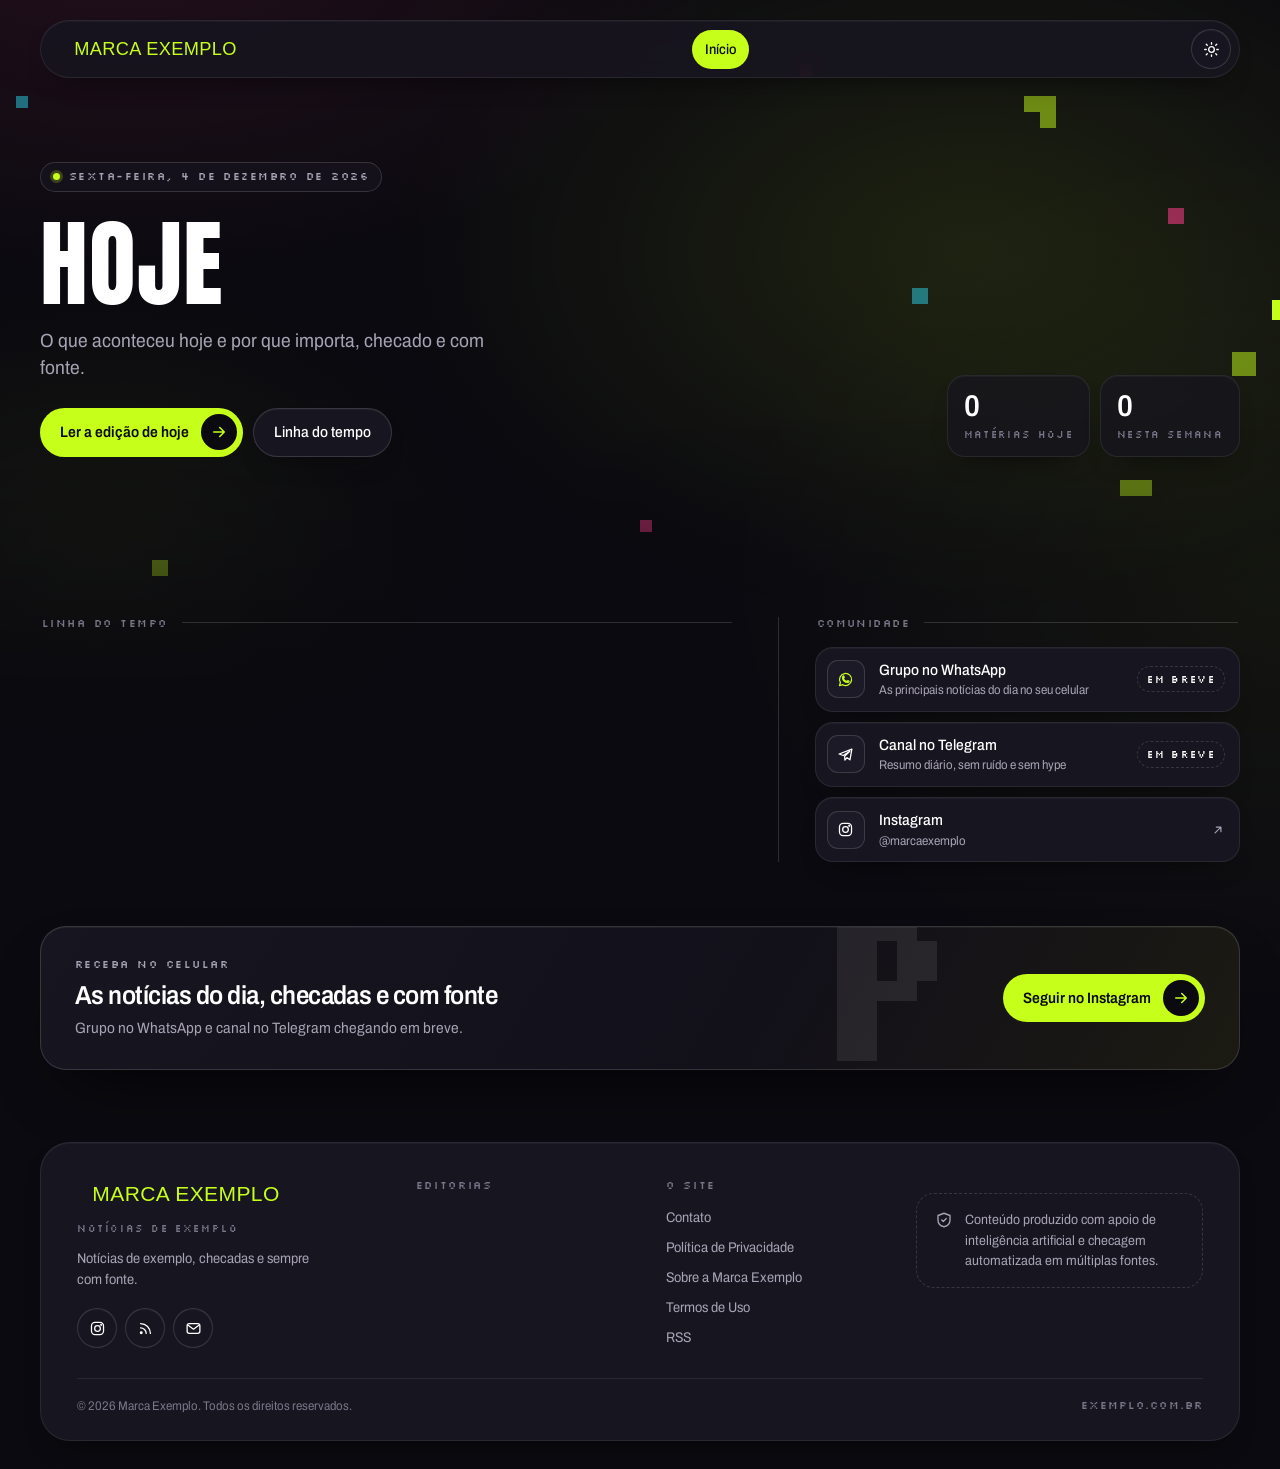
<file: index.html>
<!DOCTYPE html>
<html lang="pt-BR">
<head>
<meta charset="utf-8">
<title>Marca Exemplo - Notícias de Exemplo</title>
<link rel="canonical" href="https://exemplo.com.br/pt/">
<link rel="alternate" hreflang="pt-BR" href="https://exemplo.com.br/pt/">
<link rel="alternate" hreflang="x-default" href="https://exemplo.com.br/pt/">
<meta http-equiv="refresh" content="0; url=/pt/">
</head>
<body>
<p><a href="/pt/">Marca Exemplo</a></p>
<script>
  var supported = ["pt"];
  var preferred = (navigator.languages || [navigator.language || ""])
    .map(function (l) { return String(l).slice(0, 2).toLowerCase(); })
    .filter(function (l) { return supported.indexOf(l) !== -1; })[0];
  location.replace("/" + (preferred || "pt") + "/");
</script>
</body>
</html>
</file>
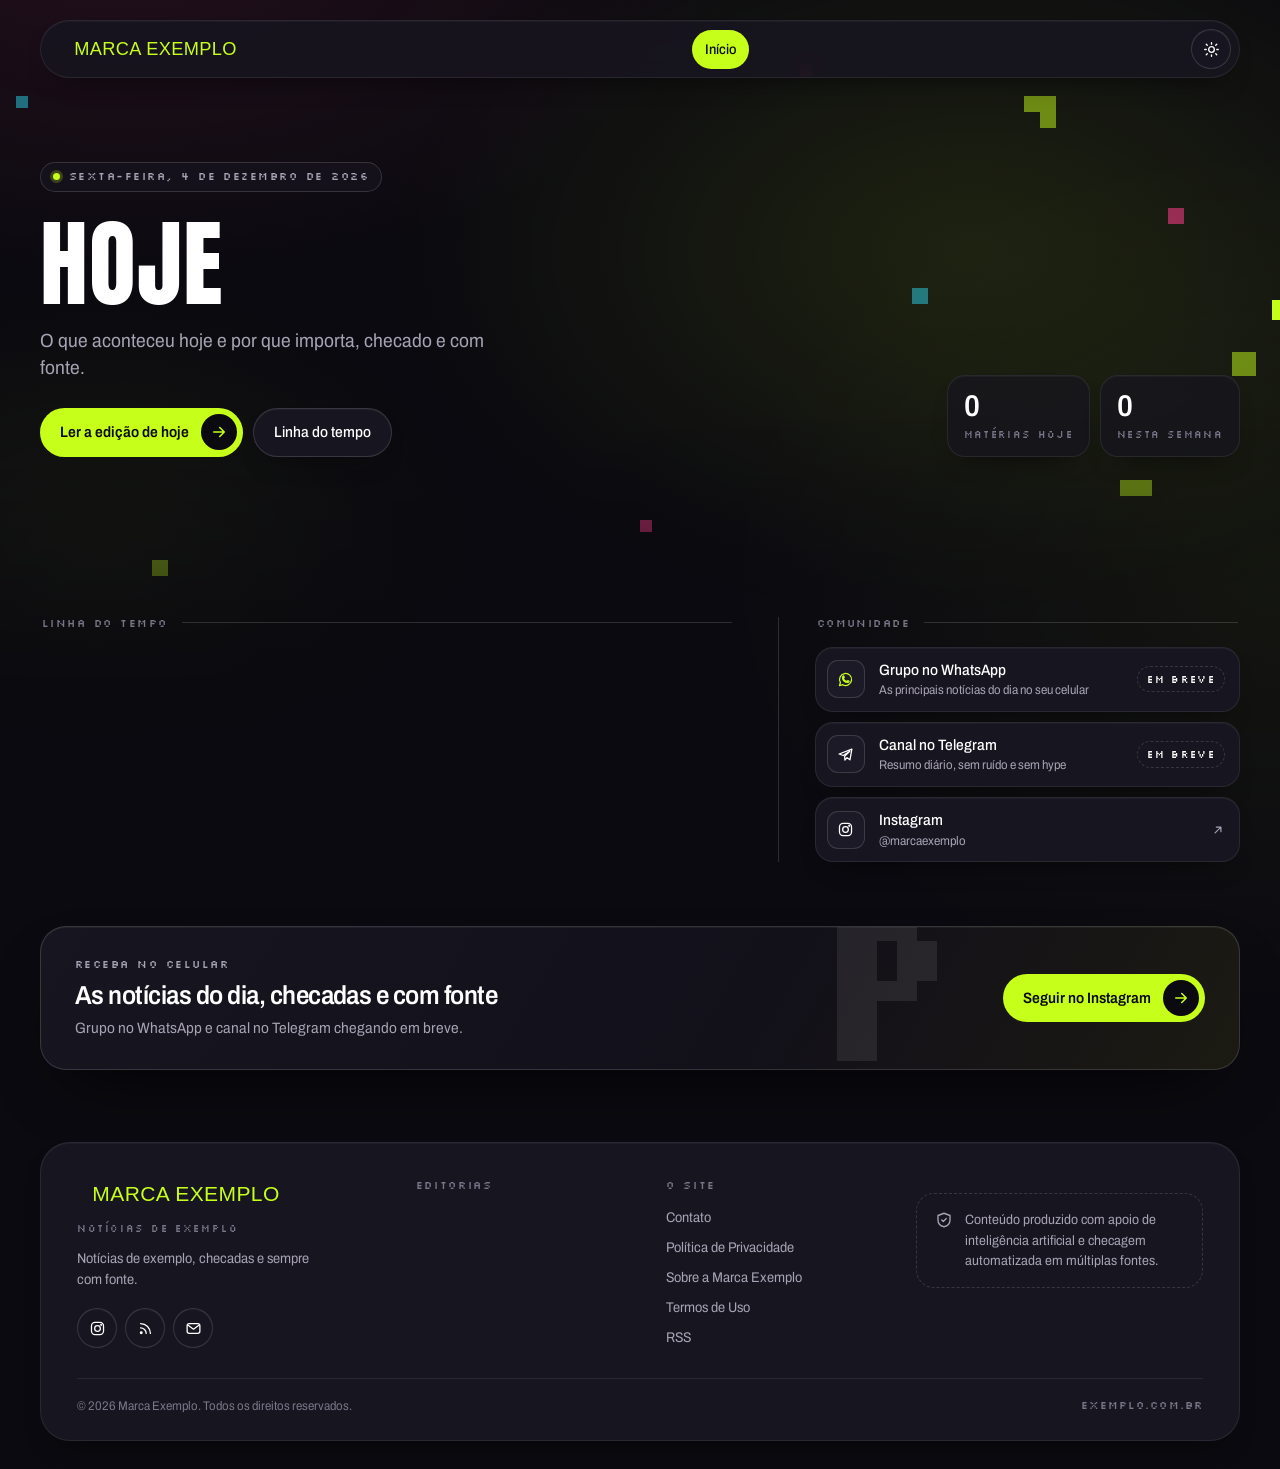
<file: pt/index.html>
<!DOCTYPE html>
<html lang="pt-BR" data-theme="dark">
<head>
<meta charset="utf-8">
<meta name="viewport" content="width=device-width, initial-scale=1">
<title>Marca Exemplo - Notícias de Exemplo</title>
<meta name="description" content="Notícias de exemplo, checadas e sempre com fonte."><meta name="keywords" content="Notícias"><link rel="canonical" href="https://exemplo.com.br/pt/"><link rel="alternate" hreflang="pt-BR" href="https://exemplo.com.br/pt/"><link rel="alternate" hreflang="x-default" href="https://exemplo.com.br/pt/"><meta name="robots" content="max-image-preview:large, max-snippet:-1, max-video-preview:-1">
<meta property="og:type" content="website">
<meta property="og:site_name" content="Marca Exemplo">
<meta property="og:locale" content="pt_BR">
<meta property="og:title" content="Marca Exemplo - Notícias de Exemplo">
<meta property="og:description" content="Notícias de exemplo, checadas e sempre com fonte.">
<meta property="og:url" content="https://exemplo.com.br/pt/"><meta property="og:image" content="https://exemplo.com.br/assets/logo/icon-512.png">
<meta property="og:image:alt" content="Marca Exemplo - Notícias de Exemplo"><meta name="twitter:card" content="summary_large_image"><script>(function(){var d=document.documentElement,t=null;try{t=localStorage.getItem("theme")}catch(e){}if(t!=="light"&&t!=="dark"){t="dark";if(t==="system"){t=window.matchMedia&&matchMedia("(prefers-color-scheme: dark)").matches?"dark":"light"}}d.setAttribute("data-theme",t)})();</script>
<link rel="icon" type="image/svg+xml" href="/assets/logo/favicon.svg">
<link rel="icon" type="image/x-icon" href="/assets/logo/favicon.ico">
<link rel="apple-touch-icon" href="/assets/logo/apple-touch-icon.png">
<link rel="manifest" href="/site.webmanifest">
<meta name="theme-color" content="#0B0A10">
<meta name="mobile-web-app-capable" content="yes">
<meta name="apple-mobile-web-app-capable" content="yes">
<meta name="apple-mobile-web-app-title" content="Marca Exemplo">
<meta name="apple-mobile-web-app-status-bar-style" content="black">
<link rel="alternate" type="application/rss+xml" title="Marca Exemplo" href="/rss-pt.xml"><link rel="preconnect" href="https://fonts.googleapis.com">
<link rel="preconnect" href="https://fonts.gstatic.com" crossorigin>
<link rel="stylesheet" href="https://fonts.googleapis.com/css2?family=Anton&amp;family=Archivo:wdth,wght@62..125,400..900&amp;family=Silkscreen:wght@400;700&amp;display=swap"><link rel="stylesheet" href="/assets/css/site.css?v=de7754b2">
<script src="/assets/js/site.js?v=0e04e9f7" defer></script><script type="application/ld+json">{"@context":"https://schema.org","@type":"WebSite","name":"Marca Exemplo","alternateName":"Notícias de Exemplo","url":"https://exemplo.com.br/pt/","inLanguage":"pt-BR","description":"Notícias de exemplo, checadas e sempre com fonte.","publisher":{"@type":"NewsMediaOrganization","name":"Marca Exemplo","url":"https://exemplo.com.br","logo":{"@type":"ImageObject","url":"https://exemplo.com.br/assets/logo/logo-mono-preto.svg"}}}</script>
</head>
<body>
<a class="skip" href="#main">Ir para o conteúdo</a><div class="sky" aria-hidden="true">
  <svg class="sky-pixels sky-wide" viewBox="0 0 1440 900" preserveAspectRatio="xMidYMin slice" focusable="false" shape-rendering="crispEdges">
    <rect class="px" x="1104" y="96" width="16" height="16"/><rect class="px" x="1120" y="96" width="16" height="16"/><rect class="px" x="1120" y="112" width="16" height="16"/>
    <rect class="px m" x="1248" y="208" width="16" height="16"/><rect class="px" x="1312" y="352" width="24" height="24"/>
    <rect class="px c" x="992" y="288" width="16" height="16"/><rect class="px" x="1200" y="480" width="16" height="16"/><rect class="px" x="1216" y="480" width="16" height="16"/>
    <rect class="px m" x="880" y="64" width="12" height="12"/><rect class="px" x="1368" y="128" width="12" height="12"/>
    <rect class="px c" x="96" y="96" width="12" height="12"/><rect class="px" x="232" y="560" width="16" height="16"/><rect class="px m" x="720" y="520" width="12" height="12"/>
    <rect class="px fujao" x="1352" y="300" width="20" height="20"/>
  </svg>
  <svg class="sky-pixels sky-narrow" viewBox="0 0 390 720" preserveAspectRatio="xMidYMin slice" focusable="false" shape-rendering="crispEdges">
    <rect class="px" x="300" y="40" width="12" height="12"/><rect class="px" x="312" y="40" width="12" height="12"/><rect class="px m" x="350" y="140" width="12" height="12"/>
    <rect class="px c" x="40" y="520" width="10" height="10"/><rect class="px" x="200" y="560" width="12" height="12"/>
    <rect class="px fujao" x="360" y="96" width="14" height="14"/>
  </svg>
</div><header class="site-header wrap">
  <div class="headbar">
    <a class="brand" href="/pt/" aria-label="Marca Exemplo">
      <img class="brand-mark light" src="/assets/logo/logo-mono-preto.svg" alt="Marca Exemplo" width="150" height="35">
      <img class="brand-mark dark" src="/assets/logo/logo-transparente.svg" alt="" aria-hidden="true" width="150" height="35">
    </a>
    <nav class="nav" aria-label="Editorias">
      <a href="/pt/" aria-current="page">Início</a>    </nav>
    <div class="tools">      <button type="button" class="iconbtn theme-toggle" data-theme-toggle aria-pressed="false" aria-label="Tema escuro" title="Tema escuro" hidden>
        <svg class="icon-moon" width="18" height="18" viewBox="0 0 24 24" fill="none" stroke="currentColor" stroke-width="1.9" stroke-linecap="round" stroke-linejoin="round" aria-hidden="true" focusable="false"><path d="M20 14.5A8 8 0 0 1 9.5 4a8 8 0 1 0 10.5 10.5z"/></svg>
        <svg class="icon-sun" width="18" height="18" viewBox="0 0 24 24" fill="none" stroke="currentColor" stroke-width="1.9" stroke-linecap="round" stroke-linejoin="round" aria-hidden="true" focusable="false"><circle cx="12" cy="12" r="4"/><path d="M12 2.5v2M12 19.5v2M4.6 4.6l1.4 1.4M18 18l1.4 1.4M2.5 12h2M19.5 12h2M4.6 19.4L6 18M18 6l1.4-1.4"/></svg>
      </button>
    </div>
  </div>
</header><!-- ad slot: top_leaderboard -->
<main id="main"><section class="opening wrap" aria-labelledby="today-title">
  <div class="opening-text">
    <p class="stamp"><span class="live-dot" aria-hidden="true"></span><span data-today>Atualizado em </span></p>
    <h1 class="opening-title" id="today-title">Hoje</h1>
    <p class="opening-lede">O que aconteceu hoje e por que importa, checado e com fonte.</p>
    <div class="opening-cta">
      <a class="pillbtn fill" href="#manchetes">Ler a edição de hoje <span class="go" aria-hidden="true"><svg viewBox="0 0 24 24" fill="none" stroke="currentColor" stroke-width="2.1" stroke-linecap="round" stroke-linejoin="round" aria-hidden="true" focusable="false"><path d="M5 12h14M13 6l6 6-6 6"/></svg></span></a>
      <a class="pillbtn line" href="#timeline-title">Linha do tempo</a>
    </div>
  </div>
  <dl class="stats" data-stats data-times="">
    <div class="stat"><dt>matérias hoje</dt><dd data-stat="today">0</dd></div>
    <div class="stat"><dt>nesta semana</dt><dd data-stat="week">0</dd></div>  </dl>
</section><div class="wrap feed">
  <section class="timeline-col" aria-labelledby="timeline-title">
    <h2 class="sect" id="timeline-title"><span>Linha do tempo</span></h2>  </section>
  <aside class="side-col">    <h2 class="sect"><span>Comunidade</span></h2>
    <div class="links">
  <div class="lk wa" aria-disabled="true"><span class="ic"><svg viewBox="0 0 24 24" fill="none" stroke="currentColor" stroke-width="1.8" stroke-linecap="round" stroke-linejoin="round" aria-hidden="true" focusable="false"><path d="M3.5 20.5l1.3-4.2A8.5 8.5 0 1 1 8 19.4z"/><path d="M9 9.2c.2 2.6 2.4 5 5.3 5.6l1-1.1 1.8.8c-.2 1-1 1.7-2 1.7C11 16.2 7.8 13 7.8 9c0-1 .8-1.8 1.7-2l.8 1.8z"/></svg></span><span class="txt"><b>Grupo no WhatsApp</b><span>As principais notícias do dia no seu celular</span></span><span class="soon">Em breve</span></div>
  <div class="lk" aria-disabled="true"><span class="ic"><svg viewBox="0 0 24 24" fill="none" stroke="currentColor" stroke-width="1.8" stroke-linecap="round" stroke-linejoin="round" aria-hidden="true" focusable="false"><path d="M21 4.5L3 11.3l5.8 2.1L18 7.6l-7.2 7.1.3 5.1 3.1-3.3 4.1 3z"/></svg></span><span class="txt"><b>Canal no Telegram</b><span>Resumo diário, sem ruído e sem hype</span></span><span class="soon">Em breve</span></div>  <a class="lk" href="https://www.instagram.com/marcaexemplo/" target="_blank" rel="noopener"><span class="ic"><svg viewBox="0 0 24 24" fill="none" stroke="currentColor" stroke-width="1.8" stroke-linecap="round" stroke-linejoin="round" aria-hidden="true" focusable="false"><rect x="3.5" y="3.5" width="17" height="17" rx="5"/><circle cx="12" cy="12" r="4"/><circle cx="17.2" cy="6.8" r=".6" fill="currentColor"/></svg></span><span class="txt"><b>Instagram</b><span>@marcaexemplo</span></span><span class="arr"><svg viewBox="0 0 24 24" fill="none" stroke="currentColor" stroke-width="2" stroke-linecap="round" stroke-linejoin="round" aria-hidden="true" focusable="false"><path d="M7 17L17 7M9 7h8v8"/></svg></span></a></div>
    <!-- ad slot: home_sidebar -->
  </aside>
</div><div class="ad-band"><!-- ad slot: home_between_blocks --></div><div class="wrap"><section class="band" aria-labelledby="band-title">
  <svg class="band-mark" viewBox="26 26 60 80" aria-hidden="true" focusable="false" shape-rendering="crispEdges"><path fill="currentColor" d="M30 30h40v10h-40zM30 40h20v10h-20zM60 40h20v10h-20zM30 50h20v10h-20zM60 50h20v10h-20zM30 60h40v10h-40zM30 70h20v10h-20zM30 80h20v10h-20zM30 90h20v10h-20z"/></svg>
  <div class="band-text">
    <p class="cat">Receba no celular</p>
    <h2 id="band-title">As notícias do dia, checadas e com fonte</h2>
    <p>Grupo no WhatsApp e canal no Telegram chegando em breve.</p>
  </div>  <a class="pillbtn fill" href="https://www.instagram.com/marcaexemplo/" target="_blank" rel="noopener">Seguir no Instagram <span class="go" aria-hidden="true"><svg viewBox="0 0 24 24" fill="none" stroke="currentColor" stroke-width="2.1" stroke-linecap="round" stroke-linejoin="round" aria-hidden="true" focusable="false"><path d="M5 12h14M13 6l6 6-6 6"/></svg></span></a></section></div></main>
<!-- ad slot: footer -->
<footer class="site-footer wrap">
  <div class="foot">
    <div class="foot-grid">
      <div class="footer-brand">
        <img class="brand-mark light" src="/assets/logo/logo-mono-preto.svg" alt="Marca Exemplo" width="150" height="35" loading="lazy">
        <img class="brand-mark dark" src="/assets/logo/logo-transparente.svg" alt="" aria-hidden="true" width="150" height="35" loading="lazy">
        <p class="tagline">Notícias de Exemplo</p>
        <p class="footer-note">Notícias de exemplo, checadas e sempre com fonte.</p>        <div class="socials">          <a class="iconbtn" href="https://www.instagram.com/marcaexemplo/" target="_blank" rel="noopener" aria-label="Instagram"><svg viewBox="0 0 24 24" fill="none" stroke="currentColor" stroke-width="1.8" stroke-linecap="round" stroke-linejoin="round" aria-hidden="true" focusable="false"><rect x="3.5" y="3.5" width="17" height="17" rx="5"/><circle cx="12" cy="12" r="4"/><circle cx="17.2" cy="6.8" r=".6" fill="currentColor"/></svg></a>          <a class="iconbtn" href="/rss-pt.xml" aria-label="RSS"><svg viewBox="0 0 24 24" fill="none" stroke="currentColor" stroke-width="1.8" stroke-linecap="round" stroke-linejoin="round" aria-hidden="true" focusable="false"><path d="M5 11a8 8 0 0 1 8 8M5 5a14 14 0 0 1 14 14"/><circle cx="6" cy="18" r="1.2" fill="currentColor"/></svg></a>          <a class="iconbtn" href="mailto:contato@exemplo.com.br" aria-label="Contato"><svg viewBox="0 0 24 24" fill="none" stroke="currentColor" stroke-width="1.8" stroke-linecap="round" stroke-linejoin="round" aria-hidden="true" focusable="false"><rect x="3" y="5" width="18" height="14" rx="3"/><path d="M4 7l8 6 8-6"/></svg></a>        </div>
      </div>
      <nav class="footer-nav" aria-label="Editorias">
        <h2>Editorias</h2>      </nav>
      <nav class="footer-nav" aria-label="O site">
        <h2>O site</h2>        <a href="/pt/contato/">Contato</a>        <a href="/pt/privacidade/">Política de Privacidade</a>        <a href="/pt/sobre/">Sobre a Marca Exemplo</a>        <a href="/pt/termos/">Termos de Uso</a>        <a href="/rss-pt.xml">RSS</a>
      </nav>
      <div class="footer-editions">        <p class="notice"><svg viewBox="0 0 24 24" fill="none" stroke="currentColor" stroke-width="1.8" stroke-linecap="round" stroke-linejoin="round" aria-hidden="true" focusable="false"><path d="M12 3 4 6v6c0 4.5 3.4 8 8 9 4.6-1 8-4.5 8-9V6z"/><path d="m9 12 2 2 4-4"/></svg><span>Conteúdo produzido com apoio de inteligência artificial e checagem automatizada em múltiplas fontes.</span></p>
      </div>
    </div>
    <div class="footer-legal">
      <p>&copy; 2026 Marca Exemplo. Todos os direitos reservados.</p>
      <p class="domain">exemplo.com.br</p>
    </div>
  </div>
</footer><div class="toast" role="status" aria-live="polite" data-toast>Link copiado</div>
</body>
</html>
</file>
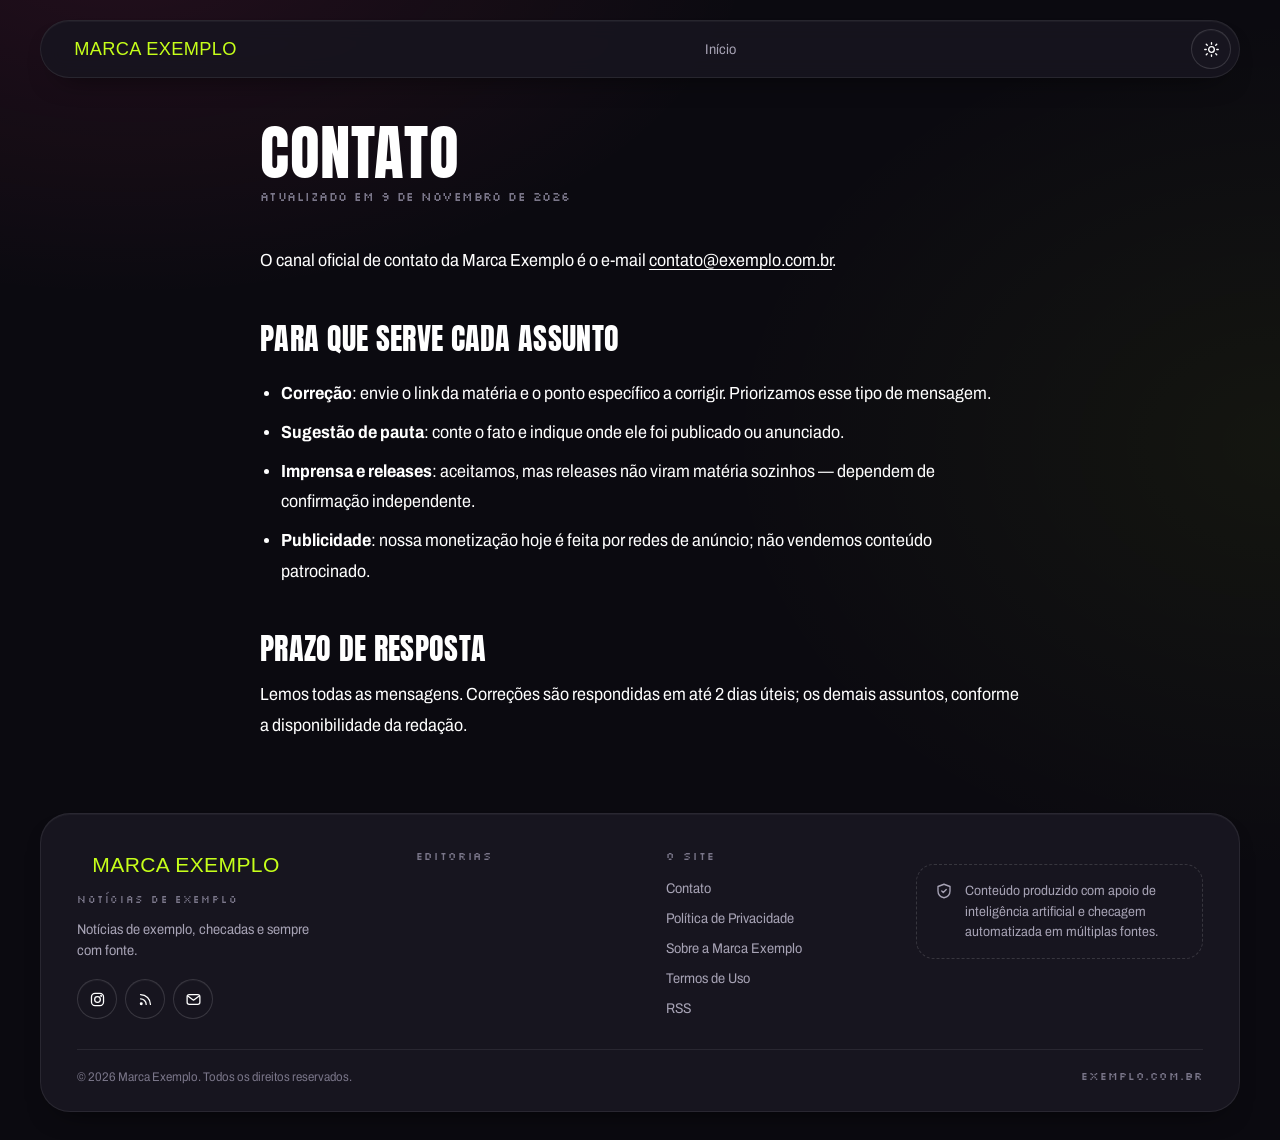
<file: pt/contato/index.html>
<!DOCTYPE html>
<html lang="pt-BR" data-theme="dark">
<head>
<meta charset="utf-8">
<meta name="viewport" content="width=device-width, initial-scale=1">
<title>Contato | Marca Exemplo - Notícias de Exemplo</title>
<meta name="description" content="Fale com a redação da Marca Exemplo: pautas, correções e imprensa."><link rel="canonical" href="https://exemplo.com.br/pt/contato/"><meta name="robots" content="max-image-preview:large, max-snippet:-1, max-video-preview:-1">
<meta property="og:type" content="website">
<meta property="og:site_name" content="Marca Exemplo">
<meta property="og:locale" content="pt_BR">
<meta property="og:title" content="Contato | Marca Exemplo - Notícias de Exemplo">
<meta property="og:description" content="Fale com a redação da Marca Exemplo: pautas, correções e imprensa.">
<meta property="og:url" content="https://exemplo.com.br/pt/contato/"><meta name="twitter:card" content="summary"><script>(function(){var d=document.documentElement,t=null;try{t=localStorage.getItem("theme")}catch(e){}if(t!=="light"&&t!=="dark"){t="dark";if(t==="system"){t=window.matchMedia&&matchMedia("(prefers-color-scheme: dark)").matches?"dark":"light"}}d.setAttribute("data-theme",t)})();</script>
<link rel="icon" type="image/svg+xml" href="/assets/logo/favicon.svg">
<link rel="icon" type="image/x-icon" href="/assets/logo/favicon.ico">
<link rel="apple-touch-icon" href="/assets/logo/apple-touch-icon.png">
<link rel="manifest" href="/site.webmanifest">
<meta name="theme-color" content="#0B0A10">
<meta name="mobile-web-app-capable" content="yes">
<meta name="apple-mobile-web-app-capable" content="yes">
<meta name="apple-mobile-web-app-title" content="Marca Exemplo">
<meta name="apple-mobile-web-app-status-bar-style" content="black">
<link rel="alternate" type="application/rss+xml" title="Marca Exemplo" href="/rss-pt.xml"><link rel="preconnect" href="https://fonts.googleapis.com">
<link rel="preconnect" href="https://fonts.gstatic.com" crossorigin>
<link rel="stylesheet" href="https://fonts.googleapis.com/css2?family=Anton&amp;family=Archivo:wdth,wght@62..125,400..900&amp;family=Silkscreen:wght@400;700&amp;display=swap"><link rel="stylesheet" href="/assets/css/site.css?v=de7754b2">
<script src="/assets/js/site.js?v=0e04e9f7" defer></script></head>
<body>
<a class="skip" href="#main">Ir para o conteúdo</a><header class="site-header wrap">
  <div class="headbar">
    <a class="brand" href="/pt/" aria-label="Marca Exemplo">
      <img class="brand-mark light" src="/assets/logo/logo-mono-preto.svg" alt="Marca Exemplo" width="150" height="35">
      <img class="brand-mark dark" src="/assets/logo/logo-transparente.svg" alt="" aria-hidden="true" width="150" height="35">
    </a>
    <nav class="nav" aria-label="Editorias">
      <a href="/pt/">Início</a>    </nav>
    <div class="tools">      <button type="button" class="iconbtn theme-toggle" data-theme-toggle aria-pressed="false" aria-label="Tema escuro" title="Tema escuro" hidden>
        <svg class="icon-moon" width="18" height="18" viewBox="0 0 24 24" fill="none" stroke="currentColor" stroke-width="1.9" stroke-linecap="round" stroke-linejoin="round" aria-hidden="true" focusable="false"><path d="M20 14.5A8 8 0 0 1 9.5 4a8 8 0 1 0 10.5 10.5z"/></svg>
        <svg class="icon-sun" width="18" height="18" viewBox="0 0 24 24" fill="none" stroke="currentColor" stroke-width="1.9" stroke-linecap="round" stroke-linejoin="round" aria-hidden="true" focusable="false"><circle cx="12" cy="12" r="4"/><path d="M12 2.5v2M12 19.5v2M4.6 4.6l1.4 1.4M18 18l1.4 1.4M2.5 12h2M19.5 12h2M4.6 19.4L6 18M18 6l1.4-1.4"/></svg>
      </button>
    </div>
  </div>
</header><!-- ad slot: top_leaderboard -->
<main id="main"><article class="static-page wrap-narrow">
  <header class="page-head">
    <h1>Contato</h1>    <p class="date">Atualizado em <time datetime="2026-11-09T02:22:02+00:00">9 de novembro de 2026</time></p>  </header>
  <div class="article-body"><p>O canal oficial de contato da Marca Exemplo é o e-mail <a href="mailto:contato@exemplo.com.br">contato@exemplo.com.br</a>.</p><h2>Para que serve cada assunto</h2><ul><li><strong>Correção</strong>: envie o link da matéria e o ponto específico a corrigir. Priorizamos esse tipo de mensagem.</li><li><strong>Sugestão de pauta</strong>: conte o fato e indique onde ele foi publicado ou anunciado.</li><li><strong>Imprensa e releases</strong>: aceitamos, mas releases não viram matéria sozinhos — dependem de confirmação independente.</li><li><strong>Publicidade</strong>: nossa monetização hoje é feita por redes de anúncio; não vendemos conteúdo patrocinado.</li></ul><h2>Prazo de resposta</h2><p>Lemos todas as mensagens. Correções são respondidas em até 2 dias úteis; os demais assuntos, conforme a disponibilidade da redação.</p>  </div>
</article>
</main>
<!-- ad slot: footer -->
<footer class="site-footer wrap">
  <div class="foot">
    <div class="foot-grid">
      <div class="footer-brand">
        <img class="brand-mark light" src="/assets/logo/logo-mono-preto.svg" alt="Marca Exemplo" width="150" height="35" loading="lazy">
        <img class="brand-mark dark" src="/assets/logo/logo-transparente.svg" alt="" aria-hidden="true" width="150" height="35" loading="lazy">
        <p class="tagline">Notícias de Exemplo</p>
        <p class="footer-note">Notícias de exemplo, checadas e sempre com fonte.</p>        <div class="socials">          <a class="iconbtn" href="https://www.instagram.com/marcaexemplo/" target="_blank" rel="noopener" aria-label="Instagram"><svg viewBox="0 0 24 24" fill="none" stroke="currentColor" stroke-width="1.8" stroke-linecap="round" stroke-linejoin="round" aria-hidden="true" focusable="false"><rect x="3.5" y="3.5" width="17" height="17" rx="5"/><circle cx="12" cy="12" r="4"/><circle cx="17.2" cy="6.8" r=".6" fill="currentColor"/></svg></a>          <a class="iconbtn" href="/rss-pt.xml" aria-label="RSS"><svg viewBox="0 0 24 24" fill="none" stroke="currentColor" stroke-width="1.8" stroke-linecap="round" stroke-linejoin="round" aria-hidden="true" focusable="false"><path d="M5 11a8 8 0 0 1 8 8M5 5a14 14 0 0 1 14 14"/><circle cx="6" cy="18" r="1.2" fill="currentColor"/></svg></a>          <a class="iconbtn" href="mailto:contato@exemplo.com.br" aria-label="Contato"><svg viewBox="0 0 24 24" fill="none" stroke="currentColor" stroke-width="1.8" stroke-linecap="round" stroke-linejoin="round" aria-hidden="true" focusable="false"><rect x="3" y="5" width="18" height="14" rx="3"/><path d="M4 7l8 6 8-6"/></svg></a>        </div>
      </div>
      <nav class="footer-nav" aria-label="Editorias">
        <h2>Editorias</h2>      </nav>
      <nav class="footer-nav" aria-label="O site">
        <h2>O site</h2>        <a href="/pt/contato/">Contato</a>        <a href="/pt/privacidade/">Política de Privacidade</a>        <a href="/pt/sobre/">Sobre a Marca Exemplo</a>        <a href="/pt/termos/">Termos de Uso</a>        <a href="/rss-pt.xml">RSS</a>
      </nav>
      <div class="footer-editions">        <p class="notice"><svg viewBox="0 0 24 24" fill="none" stroke="currentColor" stroke-width="1.8" stroke-linecap="round" stroke-linejoin="round" aria-hidden="true" focusable="false"><path d="M12 3 4 6v6c0 4.5 3.4 8 8 9 4.6-1 8-4.5 8-9V6z"/><path d="m9 12 2 2 4-4"/></svg><span>Conteúdo produzido com apoio de inteligência artificial e checagem automatizada em múltiplas fontes.</span></p>
      </div>
    </div>
    <div class="footer-legal">
      <p>&copy; 2026 Marca Exemplo. Todos os direitos reservados.</p>
      <p class="domain">exemplo.com.br</p>
    </div>
  </div>
</footer><div class="toast" role="status" aria-live="polite" data-toast>Link copiado</div>
</body>
</html>
</file>
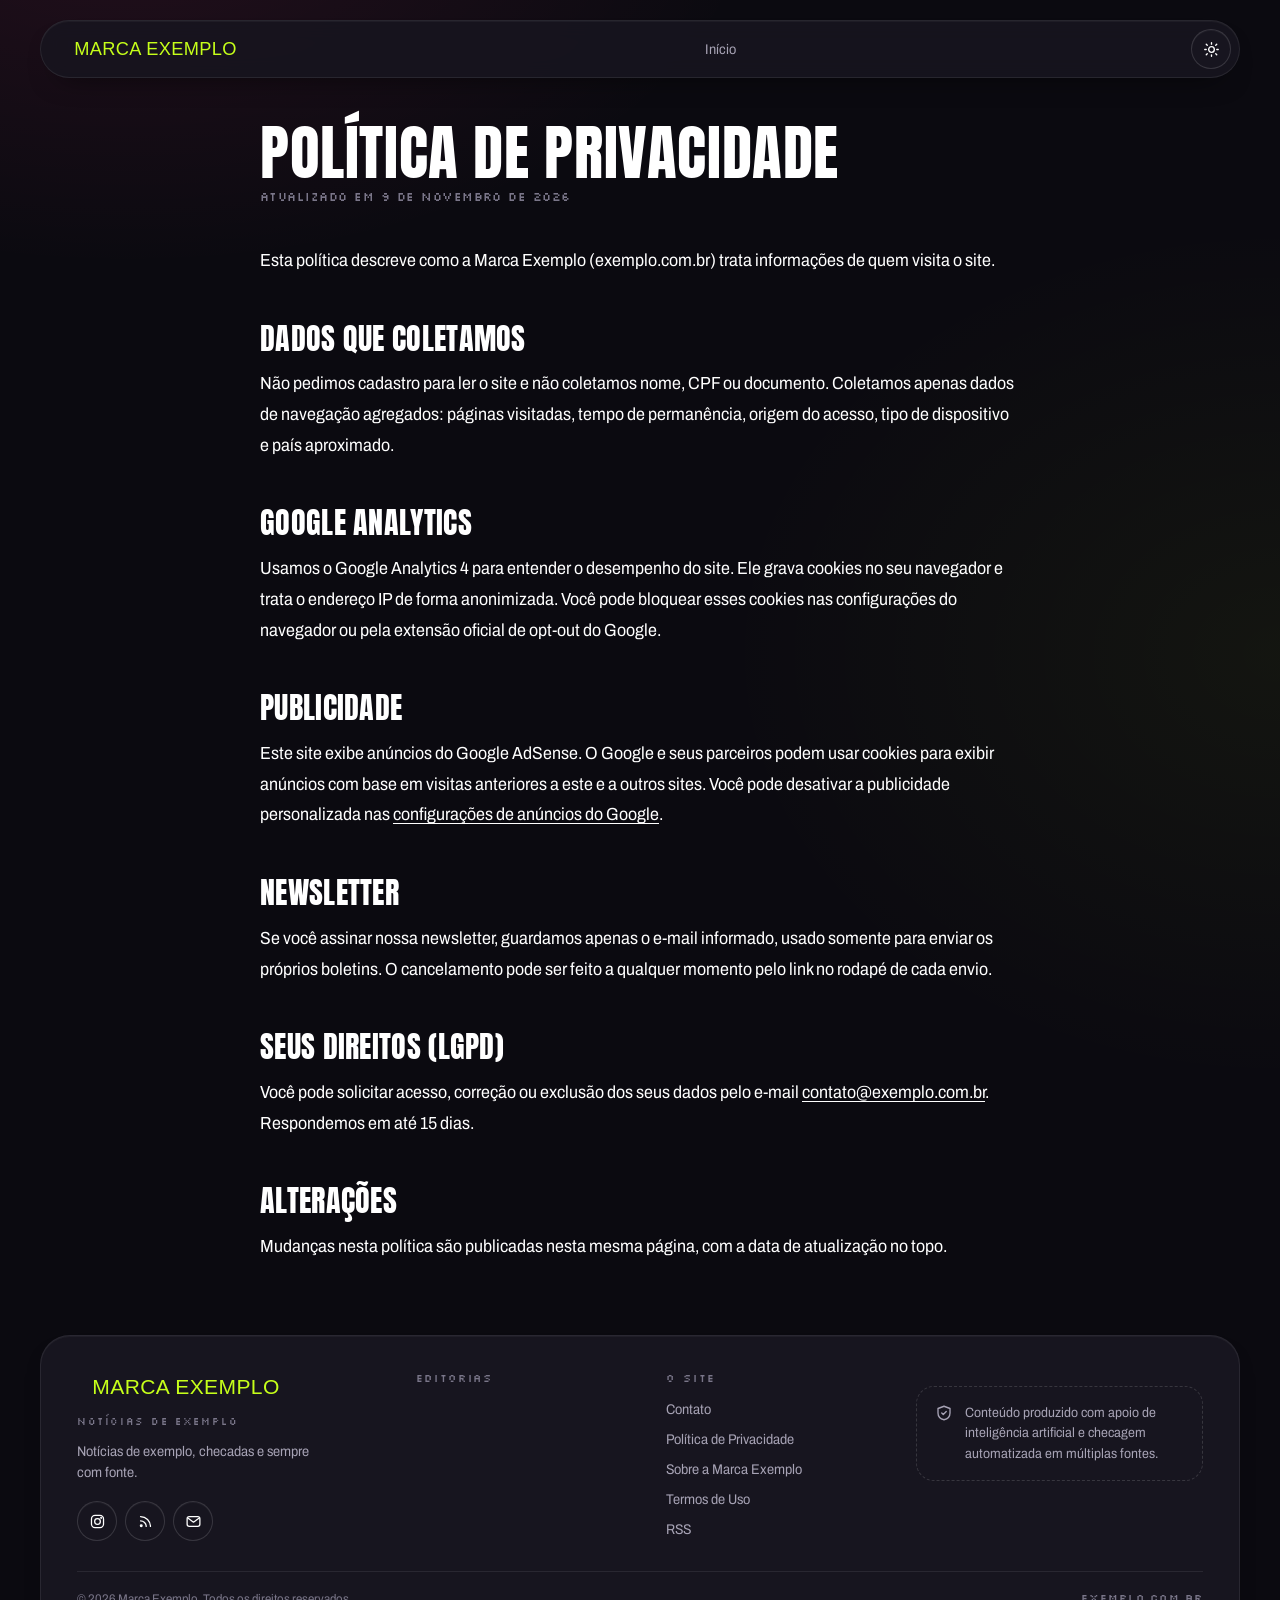
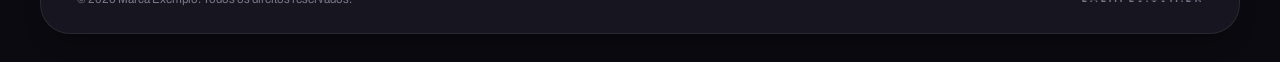
<file: pt/privacidade/index.html>
<!DOCTYPE html>
<html lang="pt-BR" data-theme="dark">
<head>
<meta charset="utf-8">
<meta name="viewport" content="width=device-width, initial-scale=1">
<title>Política de Privacidade | Marca Exemplo - Notícias de Exemplo</title>
<meta name="description" content="Como a Marca Exemplo trata dados de navegação, cookies e publicidade."><link rel="canonical" href="https://exemplo.com.br/pt/privacidade/"><meta name="robots" content="max-image-preview:large, max-snippet:-1, max-video-preview:-1">
<meta property="og:type" content="website">
<meta property="og:site_name" content="Marca Exemplo">
<meta property="og:locale" content="pt_BR">
<meta property="og:title" content="Política de Privacidade | Marca Exemplo - Notícias de Exemplo">
<meta property="og:description" content="Como a Marca Exemplo trata dados de navegação, cookies e publicidade.">
<meta property="og:url" content="https://exemplo.com.br/pt/privacidade/"><meta name="twitter:card" content="summary"><script>(function(){var d=document.documentElement,t=null;try{t=localStorage.getItem("theme")}catch(e){}if(t!=="light"&&t!=="dark"){t="dark";if(t==="system"){t=window.matchMedia&&matchMedia("(prefers-color-scheme: dark)").matches?"dark":"light"}}d.setAttribute("data-theme",t)})();</script>
<link rel="icon" type="image/svg+xml" href="/assets/logo/favicon.svg">
<link rel="icon" type="image/x-icon" href="/assets/logo/favicon.ico">
<link rel="apple-touch-icon" href="/assets/logo/apple-touch-icon.png">
<link rel="manifest" href="/site.webmanifest">
<meta name="theme-color" content="#0B0A10">
<meta name="mobile-web-app-capable" content="yes">
<meta name="apple-mobile-web-app-capable" content="yes">
<meta name="apple-mobile-web-app-title" content="Marca Exemplo">
<meta name="apple-mobile-web-app-status-bar-style" content="black">
<link rel="alternate" type="application/rss+xml" title="Marca Exemplo" href="/rss-pt.xml"><link rel="preconnect" href="https://fonts.googleapis.com">
<link rel="preconnect" href="https://fonts.gstatic.com" crossorigin>
<link rel="stylesheet" href="https://fonts.googleapis.com/css2?family=Anton&amp;family=Archivo:wdth,wght@62..125,400..900&amp;family=Silkscreen:wght@400;700&amp;display=swap"><link rel="stylesheet" href="/assets/css/site.css?v=de7754b2">
<script src="/assets/js/site.js?v=0e04e9f7" defer></script></head>
<body>
<a class="skip" href="#main">Ir para o conteúdo</a><header class="site-header wrap">
  <div class="headbar">
    <a class="brand" href="/pt/" aria-label="Marca Exemplo">
      <img class="brand-mark light" src="/assets/logo/logo-mono-preto.svg" alt="Marca Exemplo" width="150" height="35">
      <img class="brand-mark dark" src="/assets/logo/logo-transparente.svg" alt="" aria-hidden="true" width="150" height="35">
    </a>
    <nav class="nav" aria-label="Editorias">
      <a href="/pt/">Início</a>    </nav>
    <div class="tools">      <button type="button" class="iconbtn theme-toggle" data-theme-toggle aria-pressed="false" aria-label="Tema escuro" title="Tema escuro" hidden>
        <svg class="icon-moon" width="18" height="18" viewBox="0 0 24 24" fill="none" stroke="currentColor" stroke-width="1.9" stroke-linecap="round" stroke-linejoin="round" aria-hidden="true" focusable="false"><path d="M20 14.5A8 8 0 0 1 9.5 4a8 8 0 1 0 10.5 10.5z"/></svg>
        <svg class="icon-sun" width="18" height="18" viewBox="0 0 24 24" fill="none" stroke="currentColor" stroke-width="1.9" stroke-linecap="round" stroke-linejoin="round" aria-hidden="true" focusable="false"><circle cx="12" cy="12" r="4"/><path d="M12 2.5v2M12 19.5v2M4.6 4.6l1.4 1.4M18 18l1.4 1.4M2.5 12h2M19.5 12h2M4.6 19.4L6 18M18 6l1.4-1.4"/></svg>
      </button>
    </div>
  </div>
</header><!-- ad slot: top_leaderboard -->
<main id="main"><article class="static-page wrap-narrow">
  <header class="page-head">
    <h1>Política de Privacidade</h1>    <p class="date">Atualizado em <time datetime="2026-11-09T02:22:02+00:00">9 de novembro de 2026</time></p>  </header>
  <div class="article-body"><p>Esta política descreve como a Marca Exemplo (exemplo.com.br) trata informações de quem visita o site.</p><h2>Dados que coletamos</h2><p>Não pedimos cadastro para ler o site e não coletamos nome, CPF ou documento. Coletamos apenas dados de navegação agregados: páginas visitadas, tempo de permanência, origem do acesso, tipo de dispositivo e país aproximado.</p><h2>Google Analytics</h2><p>Usamos o Google Analytics 4 para entender o desempenho do site. Ele grava cookies no seu navegador e trata o endereço IP de forma anonimizada. Você pode bloquear esses cookies nas configurações do navegador ou pela extensão oficial de opt-out do Google.</p><h2>Publicidade</h2><p>Este site exibe anúncios do Google AdSense. O Google e seus parceiros podem usar cookies para exibir anúncios com base em visitas anteriores a este e a outros sites. Você pode desativar a publicidade personalizada nas <a href="https://www.google.com/settings/ads" rel="nofollow noopener" target="_blank">configurações de anúncios do Google</a>.</p><h2>Newsletter</h2><p>Se você assinar nossa newsletter, guardamos apenas o e-mail informado, usado somente para enviar os próprios boletins. O cancelamento pode ser feito a qualquer momento pelo link no rodapé de cada envio.</p><h2>Seus direitos (LGPD)</h2><p>Você pode solicitar acesso, correção ou exclusão dos seus dados pelo e-mail <a href="mailto:contato@exemplo.com.br">contato@exemplo.com.br</a>. Respondemos em até 15 dias.</p><h2>Alterações</h2><p>Mudanças nesta política são publicadas nesta mesma página, com a data de atualização no topo.</p>  </div>
</article>
</main>
<!-- ad slot: footer -->
<footer class="site-footer wrap">
  <div class="foot">
    <div class="foot-grid">
      <div class="footer-brand">
        <img class="brand-mark light" src="/assets/logo/logo-mono-preto.svg" alt="Marca Exemplo" width="150" height="35" loading="lazy">
        <img class="brand-mark dark" src="/assets/logo/logo-transparente.svg" alt="" aria-hidden="true" width="150" height="35" loading="lazy">
        <p class="tagline">Notícias de Exemplo</p>
        <p class="footer-note">Notícias de exemplo, checadas e sempre com fonte.</p>        <div class="socials">          <a class="iconbtn" href="https://www.instagram.com/marcaexemplo/" target="_blank" rel="noopener" aria-label="Instagram"><svg viewBox="0 0 24 24" fill="none" stroke="currentColor" stroke-width="1.8" stroke-linecap="round" stroke-linejoin="round" aria-hidden="true" focusable="false"><rect x="3.5" y="3.5" width="17" height="17" rx="5"/><circle cx="12" cy="12" r="4"/><circle cx="17.2" cy="6.8" r=".6" fill="currentColor"/></svg></a>          <a class="iconbtn" href="/rss-pt.xml" aria-label="RSS"><svg viewBox="0 0 24 24" fill="none" stroke="currentColor" stroke-width="1.8" stroke-linecap="round" stroke-linejoin="round" aria-hidden="true" focusable="false"><path d="M5 11a8 8 0 0 1 8 8M5 5a14 14 0 0 1 14 14"/><circle cx="6" cy="18" r="1.2" fill="currentColor"/></svg></a>          <a class="iconbtn" href="mailto:contato@exemplo.com.br" aria-label="Contato"><svg viewBox="0 0 24 24" fill="none" stroke="currentColor" stroke-width="1.8" stroke-linecap="round" stroke-linejoin="round" aria-hidden="true" focusable="false"><rect x="3" y="5" width="18" height="14" rx="3"/><path d="M4 7l8 6 8-6"/></svg></a>        </div>
      </div>
      <nav class="footer-nav" aria-label="Editorias">
        <h2>Editorias</h2>      </nav>
      <nav class="footer-nav" aria-label="O site">
        <h2>O site</h2>        <a href="/pt/contato/">Contato</a>        <a href="/pt/privacidade/">Política de Privacidade</a>        <a href="/pt/sobre/">Sobre a Marca Exemplo</a>        <a href="/pt/termos/">Termos de Uso</a>        <a href="/rss-pt.xml">RSS</a>
      </nav>
      <div class="footer-editions">        <p class="notice"><svg viewBox="0 0 24 24" fill="none" stroke="currentColor" stroke-width="1.8" stroke-linecap="round" stroke-linejoin="round" aria-hidden="true" focusable="false"><path d="M12 3 4 6v6c0 4.5 3.4 8 8 9 4.6-1 8-4.5 8-9V6z"/><path d="m9 12 2 2 4-4"/></svg><span>Conteúdo produzido com apoio de inteligência artificial e checagem automatizada em múltiplas fontes.</span></p>
      </div>
    </div>
    <div class="footer-legal">
      <p>&copy; 2026 Marca Exemplo. Todos os direitos reservados.</p>
      <p class="domain">exemplo.com.br</p>
    </div>
  </div>
</footer><div class="toast" role="status" aria-live="polite" data-toast>Link copiado</div>
</body>
</html>
</file>
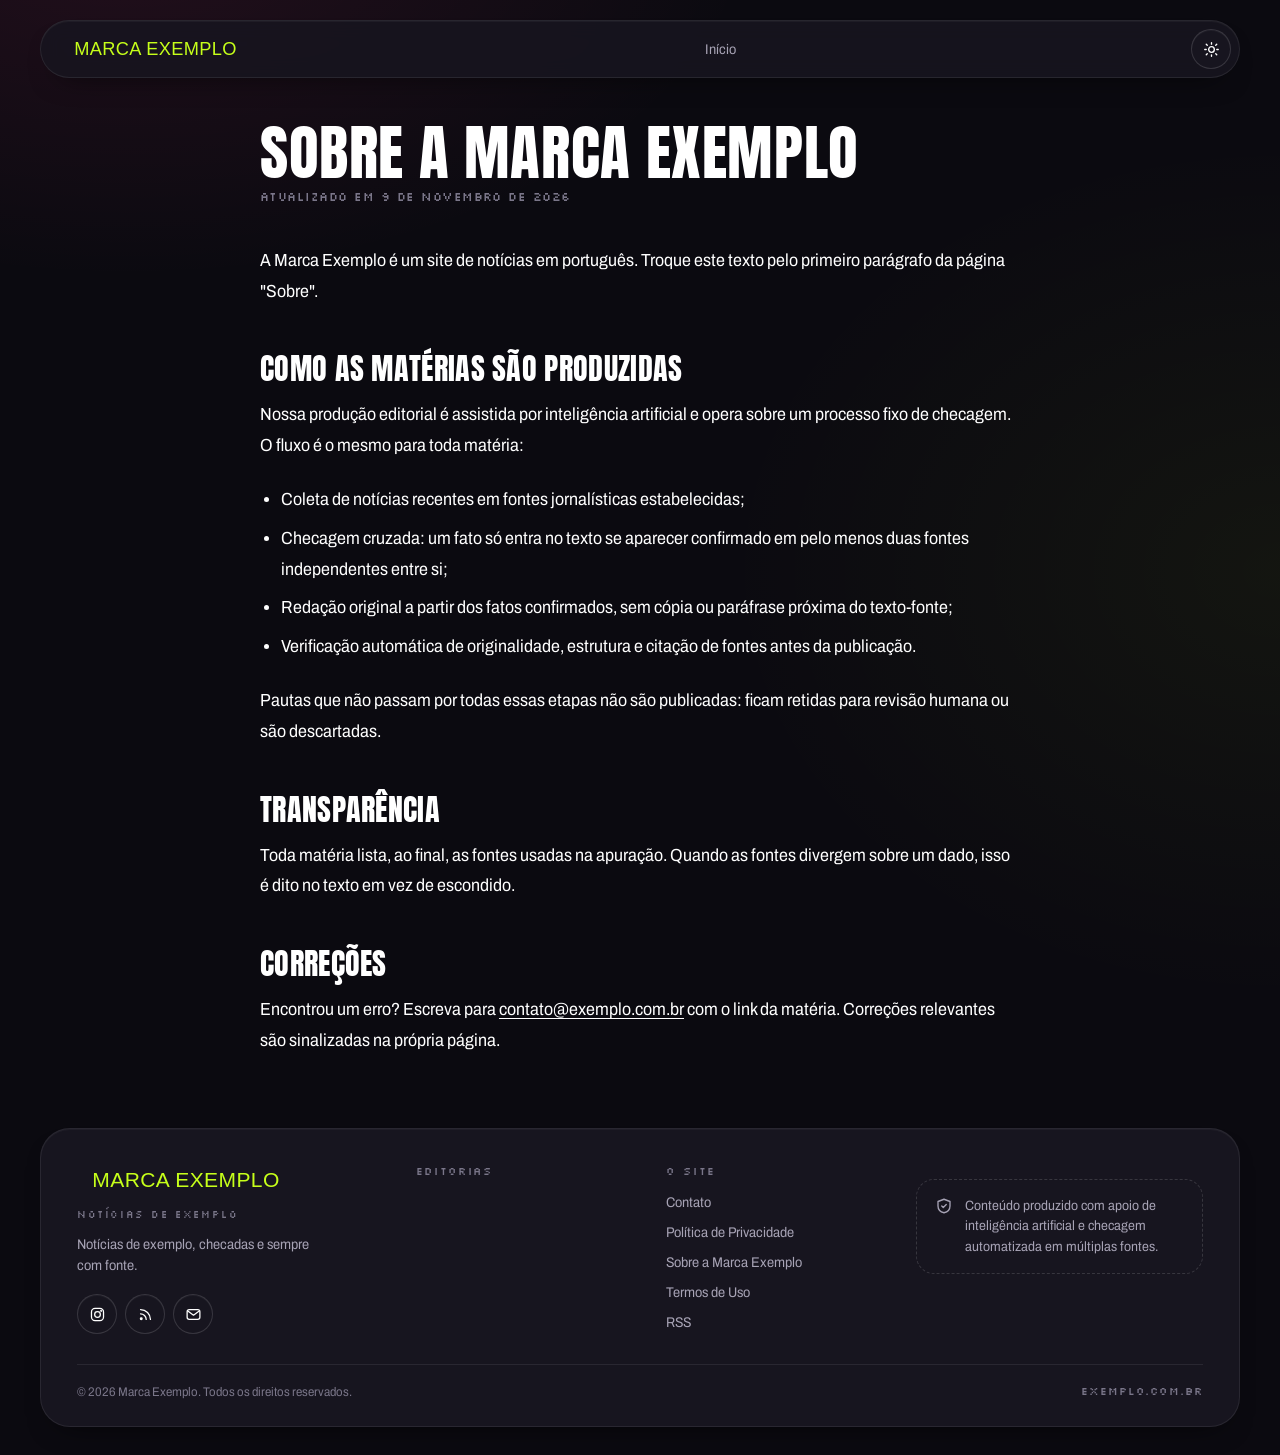
<file: pt/sobre/index.html>
<!DOCTYPE html>
<html lang="pt-BR" data-theme="dark">
<head>
<meta charset="utf-8">
<meta name="viewport" content="width=device-width, initial-scale=1">
<title>Sobre a Marca Exemplo | Marca Exemplo - Notícias de Exemplo</title>
<meta name="description" content="O que é a Marca Exemplo, como as matérias são produzidas e checadas."><link rel="canonical" href="https://exemplo.com.br/pt/sobre/"><meta name="robots" content="max-image-preview:large, max-snippet:-1, max-video-preview:-1">
<meta property="og:type" content="website">
<meta property="og:site_name" content="Marca Exemplo">
<meta property="og:locale" content="pt_BR">
<meta property="og:title" content="Sobre a Marca Exemplo | Marca Exemplo - Notícias de Exemplo">
<meta property="og:description" content="O que é a Marca Exemplo, como as matérias são produzidas e checadas.">
<meta property="og:url" content="https://exemplo.com.br/pt/sobre/"><meta name="twitter:card" content="summary"><script>(function(){var d=document.documentElement,t=null;try{t=localStorage.getItem("theme")}catch(e){}if(t!=="light"&&t!=="dark"){t="dark";if(t==="system"){t=window.matchMedia&&matchMedia("(prefers-color-scheme: dark)").matches?"dark":"light"}}d.setAttribute("data-theme",t)})();</script>
<link rel="icon" type="image/svg+xml" href="/assets/logo/favicon.svg">
<link rel="icon" type="image/x-icon" href="/assets/logo/favicon.ico">
<link rel="apple-touch-icon" href="/assets/logo/apple-touch-icon.png">
<link rel="manifest" href="/site.webmanifest">
<meta name="theme-color" content="#0B0A10">
<meta name="mobile-web-app-capable" content="yes">
<meta name="apple-mobile-web-app-capable" content="yes">
<meta name="apple-mobile-web-app-title" content="Marca Exemplo">
<meta name="apple-mobile-web-app-status-bar-style" content="black">
<link rel="alternate" type="application/rss+xml" title="Marca Exemplo" href="/rss-pt.xml"><link rel="preconnect" href="https://fonts.googleapis.com">
<link rel="preconnect" href="https://fonts.gstatic.com" crossorigin>
<link rel="stylesheet" href="https://fonts.googleapis.com/css2?family=Anton&amp;family=Archivo:wdth,wght@62..125,400..900&amp;family=Silkscreen:wght@400;700&amp;display=swap"><link rel="stylesheet" href="/assets/css/site.css?v=de7754b2">
<script src="/assets/js/site.js?v=0e04e9f7" defer></script></head>
<body>
<a class="skip" href="#main">Ir para o conteúdo</a><header class="site-header wrap">
  <div class="headbar">
    <a class="brand" href="/pt/" aria-label="Marca Exemplo">
      <img class="brand-mark light" src="/assets/logo/logo-mono-preto.svg" alt="Marca Exemplo" width="150" height="35">
      <img class="brand-mark dark" src="/assets/logo/logo-transparente.svg" alt="" aria-hidden="true" width="150" height="35">
    </a>
    <nav class="nav" aria-label="Editorias">
      <a href="/pt/">Início</a>    </nav>
    <div class="tools">      <button type="button" class="iconbtn theme-toggle" data-theme-toggle aria-pressed="false" aria-label="Tema escuro" title="Tema escuro" hidden>
        <svg class="icon-moon" width="18" height="18" viewBox="0 0 24 24" fill="none" stroke="currentColor" stroke-width="1.9" stroke-linecap="round" stroke-linejoin="round" aria-hidden="true" focusable="false"><path d="M20 14.5A8 8 0 0 1 9.5 4a8 8 0 1 0 10.5 10.5z"/></svg>
        <svg class="icon-sun" width="18" height="18" viewBox="0 0 24 24" fill="none" stroke="currentColor" stroke-width="1.9" stroke-linecap="round" stroke-linejoin="round" aria-hidden="true" focusable="false"><circle cx="12" cy="12" r="4"/><path d="M12 2.5v2M12 19.5v2M4.6 4.6l1.4 1.4M18 18l1.4 1.4M2.5 12h2M19.5 12h2M4.6 19.4L6 18M18 6l1.4-1.4"/></svg>
      </button>
    </div>
  </div>
</header><!-- ad slot: top_leaderboard -->
<main id="main"><article class="static-page wrap-narrow">
  <header class="page-head">
    <h1>Sobre a Marca Exemplo</h1>    <p class="date">Atualizado em <time datetime="2026-11-09T02:22:02+00:00">9 de novembro de 2026</time></p>  </header>
  <div class="article-body"><p>A Marca Exemplo é um site de notícias em português. Troque este texto pelo primeiro parágrafo da página "Sobre".</p><h2>Como as matérias são produzidas</h2><p>Nossa produção editorial é assistida por inteligência artificial e opera sobre um processo fixo de checagem. O fluxo é o mesmo para toda matéria:</p><ul><li>Coleta de notícias recentes em fontes jornalísticas estabelecidas;</li><li>Checagem cruzada: um fato só entra no texto se aparecer confirmado em pelo menos duas fontes independentes entre si;</li><li>Redação original a partir dos fatos confirmados, sem cópia ou paráfrase próxima do texto-fonte;</li><li>Verificação automática de originalidade, estrutura e citação de fontes antes da publicação.</li></ul><p>Pautas que não passam por todas essas etapas não são publicadas: ficam retidas para revisão humana ou são descartadas.</p><h2>Transparência</h2><p>Toda matéria lista, ao final, as fontes usadas na apuração. Quando as fontes divergem sobre um dado, isso é dito no texto em vez de escondido.</p><h2>Correções</h2><p>Encontrou um erro? Escreva para <a href="mailto:contato@exemplo.com.br">contato@exemplo.com.br</a> com o link da matéria. Correções relevantes são sinalizadas na própria página.</p>  </div>
</article>
</main>
<!-- ad slot: footer -->
<footer class="site-footer wrap">
  <div class="foot">
    <div class="foot-grid">
      <div class="footer-brand">
        <img class="brand-mark light" src="/assets/logo/logo-mono-preto.svg" alt="Marca Exemplo" width="150" height="35" loading="lazy">
        <img class="brand-mark dark" src="/assets/logo/logo-transparente.svg" alt="" aria-hidden="true" width="150" height="35" loading="lazy">
        <p class="tagline">Notícias de Exemplo</p>
        <p class="footer-note">Notícias de exemplo, checadas e sempre com fonte.</p>        <div class="socials">          <a class="iconbtn" href="https://www.instagram.com/marcaexemplo/" target="_blank" rel="noopener" aria-label="Instagram"><svg viewBox="0 0 24 24" fill="none" stroke="currentColor" stroke-width="1.8" stroke-linecap="round" stroke-linejoin="round" aria-hidden="true" focusable="false"><rect x="3.5" y="3.5" width="17" height="17" rx="5"/><circle cx="12" cy="12" r="4"/><circle cx="17.2" cy="6.8" r=".6" fill="currentColor"/></svg></a>          <a class="iconbtn" href="/rss-pt.xml" aria-label="RSS"><svg viewBox="0 0 24 24" fill="none" stroke="currentColor" stroke-width="1.8" stroke-linecap="round" stroke-linejoin="round" aria-hidden="true" focusable="false"><path d="M5 11a8 8 0 0 1 8 8M5 5a14 14 0 0 1 14 14"/><circle cx="6" cy="18" r="1.2" fill="currentColor"/></svg></a>          <a class="iconbtn" href="mailto:contato@exemplo.com.br" aria-label="Contato"><svg viewBox="0 0 24 24" fill="none" stroke="currentColor" stroke-width="1.8" stroke-linecap="round" stroke-linejoin="round" aria-hidden="true" focusable="false"><rect x="3" y="5" width="18" height="14" rx="3"/><path d="M4 7l8 6 8-6"/></svg></a>        </div>
      </div>
      <nav class="footer-nav" aria-label="Editorias">
        <h2>Editorias</h2>      </nav>
      <nav class="footer-nav" aria-label="O site">
        <h2>O site</h2>        <a href="/pt/contato/">Contato</a>        <a href="/pt/privacidade/">Política de Privacidade</a>        <a href="/pt/sobre/">Sobre a Marca Exemplo</a>        <a href="/pt/termos/">Termos de Uso</a>        <a href="/rss-pt.xml">RSS</a>
      </nav>
      <div class="footer-editions">        <p class="notice"><svg viewBox="0 0 24 24" fill="none" stroke="currentColor" stroke-width="1.8" stroke-linecap="round" stroke-linejoin="round" aria-hidden="true" focusable="false"><path d="M12 3 4 6v6c0 4.5 3.4 8 8 9 4.6-1 8-4.5 8-9V6z"/><path d="m9 12 2 2 4-4"/></svg><span>Conteúdo produzido com apoio de inteligência artificial e checagem automatizada em múltiplas fontes.</span></p>
      </div>
    </div>
    <div class="footer-legal">
      <p>&copy; 2026 Marca Exemplo. Todos os direitos reservados.</p>
      <p class="domain">exemplo.com.br</p>
    </div>
  </div>
</footer><div class="toast" role="status" aria-live="polite" data-toast>Link copiado</div>
</body>
</html>
</file>
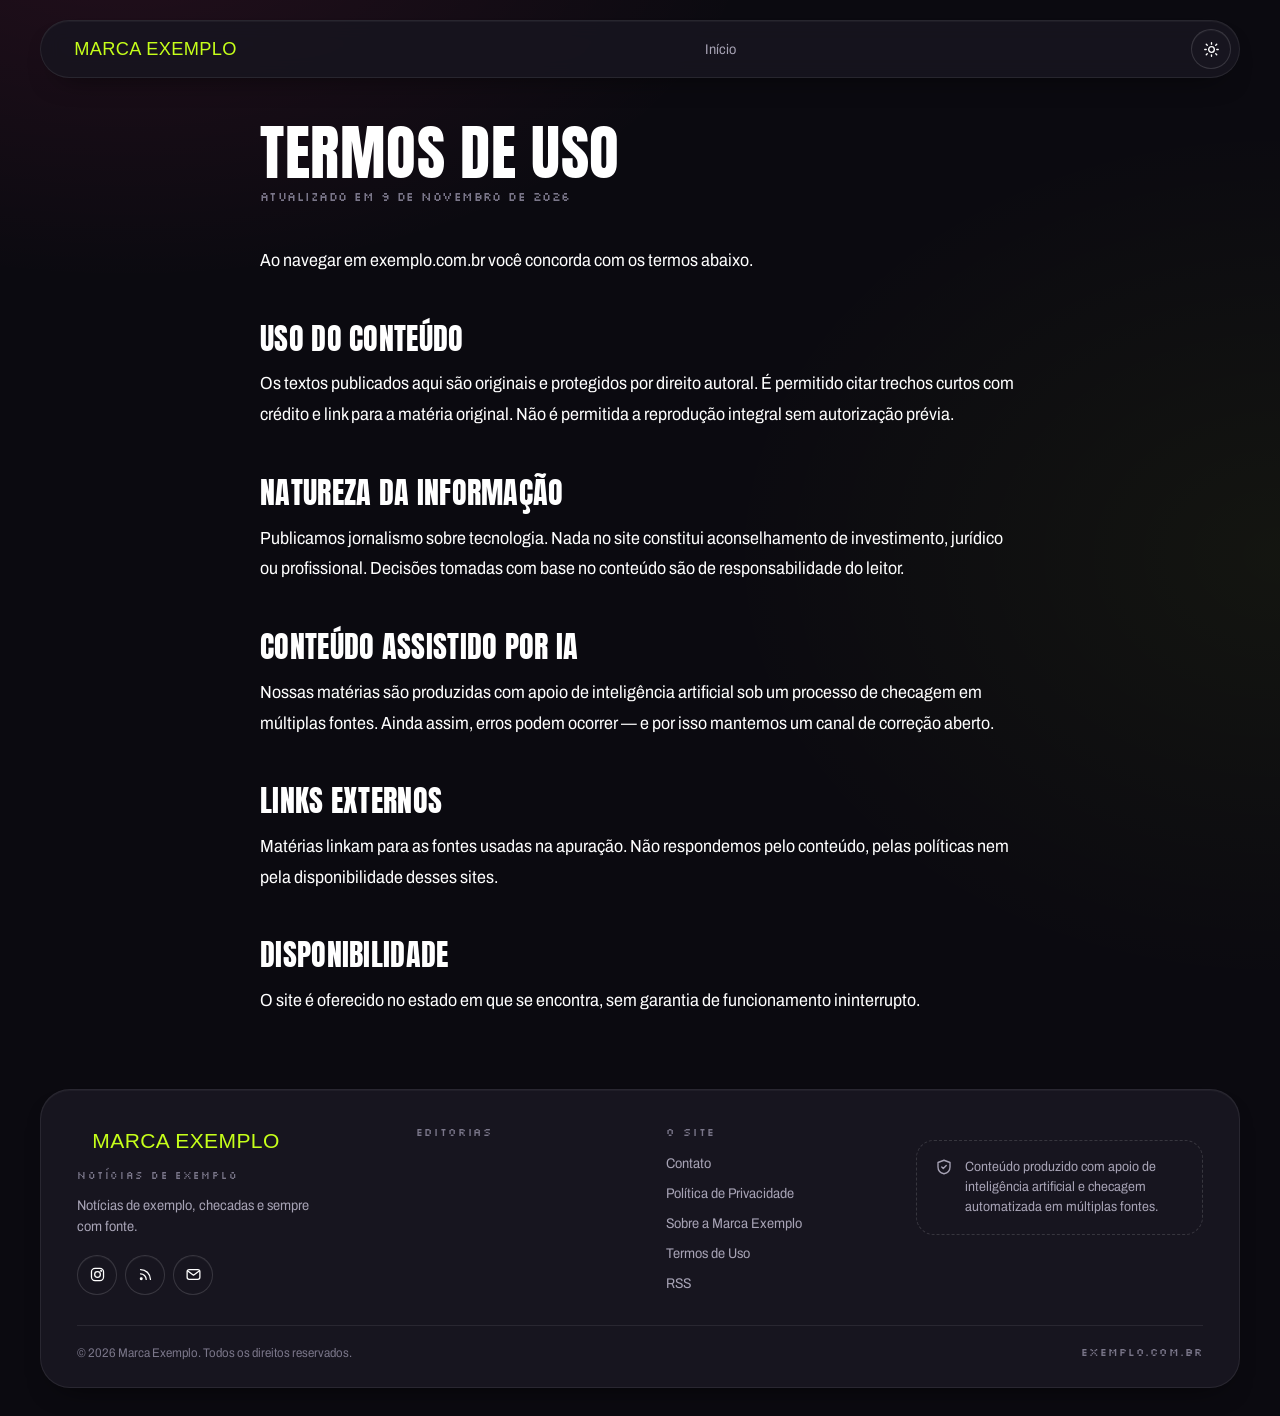
<file: pt/termos/index.html>
<!DOCTYPE html>
<html lang="pt-BR" data-theme="dark">
<head>
<meta charset="utf-8">
<meta name="viewport" content="width=device-width, initial-scale=1">
<title>Termos de Uso | Marca Exemplo - Notícias de Exemplo</title>
<meta name="description" content="Condições de uso do conteúdo publicado na Marca Exemplo."><link rel="canonical" href="https://exemplo.com.br/pt/termos/"><meta name="robots" content="max-image-preview:large, max-snippet:-1, max-video-preview:-1">
<meta property="og:type" content="website">
<meta property="og:site_name" content="Marca Exemplo">
<meta property="og:locale" content="pt_BR">
<meta property="og:title" content="Termos de Uso | Marca Exemplo - Notícias de Exemplo">
<meta property="og:description" content="Condições de uso do conteúdo publicado na Marca Exemplo.">
<meta property="og:url" content="https://exemplo.com.br/pt/termos/"><meta name="twitter:card" content="summary"><script>(function(){var d=document.documentElement,t=null;try{t=localStorage.getItem("theme")}catch(e){}if(t!=="light"&&t!=="dark"){t="dark";if(t==="system"){t=window.matchMedia&&matchMedia("(prefers-color-scheme: dark)").matches?"dark":"light"}}d.setAttribute("data-theme",t)})();</script>
<link rel="icon" type="image/svg+xml" href="/assets/logo/favicon.svg">
<link rel="icon" type="image/x-icon" href="/assets/logo/favicon.ico">
<link rel="apple-touch-icon" href="/assets/logo/apple-touch-icon.png">
<link rel="manifest" href="/site.webmanifest">
<meta name="theme-color" content="#0B0A10">
<meta name="mobile-web-app-capable" content="yes">
<meta name="apple-mobile-web-app-capable" content="yes">
<meta name="apple-mobile-web-app-title" content="Marca Exemplo">
<meta name="apple-mobile-web-app-status-bar-style" content="black">
<link rel="alternate" type="application/rss+xml" title="Marca Exemplo" href="/rss-pt.xml"><link rel="preconnect" href="https://fonts.googleapis.com">
<link rel="preconnect" href="https://fonts.gstatic.com" crossorigin>
<link rel="stylesheet" href="https://fonts.googleapis.com/css2?family=Anton&amp;family=Archivo:wdth,wght@62..125,400..900&amp;family=Silkscreen:wght@400;700&amp;display=swap"><link rel="stylesheet" href="/assets/css/site.css?v=de7754b2">
<script src="/assets/js/site.js?v=0e04e9f7" defer></script></head>
<body>
<a class="skip" href="#main">Ir para o conteúdo</a><header class="site-header wrap">
  <div class="headbar">
    <a class="brand" href="/pt/" aria-label="Marca Exemplo">
      <img class="brand-mark light" src="/assets/logo/logo-mono-preto.svg" alt="Marca Exemplo" width="150" height="35">
      <img class="brand-mark dark" src="/assets/logo/logo-transparente.svg" alt="" aria-hidden="true" width="150" height="35">
    </a>
    <nav class="nav" aria-label="Editorias">
      <a href="/pt/">Início</a>    </nav>
    <div class="tools">      <button type="button" class="iconbtn theme-toggle" data-theme-toggle aria-pressed="false" aria-label="Tema escuro" title="Tema escuro" hidden>
        <svg class="icon-moon" width="18" height="18" viewBox="0 0 24 24" fill="none" stroke="currentColor" stroke-width="1.9" stroke-linecap="round" stroke-linejoin="round" aria-hidden="true" focusable="false"><path d="M20 14.5A8 8 0 0 1 9.5 4a8 8 0 1 0 10.5 10.5z"/></svg>
        <svg class="icon-sun" width="18" height="18" viewBox="0 0 24 24" fill="none" stroke="currentColor" stroke-width="1.9" stroke-linecap="round" stroke-linejoin="round" aria-hidden="true" focusable="false"><circle cx="12" cy="12" r="4"/><path d="M12 2.5v2M12 19.5v2M4.6 4.6l1.4 1.4M18 18l1.4 1.4M2.5 12h2M19.5 12h2M4.6 19.4L6 18M18 6l1.4-1.4"/></svg>
      </button>
    </div>
  </div>
</header><!-- ad slot: top_leaderboard -->
<main id="main"><article class="static-page wrap-narrow">
  <header class="page-head">
    <h1>Termos de Uso</h1>    <p class="date">Atualizado em <time datetime="2026-11-09T02:22:02+00:00">9 de novembro de 2026</time></p>  </header>
  <div class="article-body"><p>Ao navegar em exemplo.com.br você concorda com os termos abaixo.</p><h2>Uso do conteúdo</h2><p>Os textos publicados aqui são originais e protegidos por direito autoral. É permitido citar trechos curtos com crédito e link para a matéria original. Não é permitida a reprodução integral sem autorização prévia.</p><h2>Natureza da informação</h2><p>Publicamos jornalismo sobre tecnologia. Nada no site constitui aconselhamento de investimento, jurídico ou profissional. Decisões tomadas com base no conteúdo são de responsabilidade do leitor.</p><h2>Conteúdo assistido por IA</h2><p>Nossas matérias são produzidas com apoio de inteligência artificial sob um processo de checagem em múltiplas fontes. Ainda assim, erros podem ocorrer — e por isso mantemos um canal de correção aberto.</p><h2>Links externos</h2><p>Matérias linkam para as fontes usadas na apuração. Não respondemos pelo conteúdo, pelas políticas nem pela disponibilidade desses sites.</p><h2>Disponibilidade</h2><p>O site é oferecido no estado em que se encontra, sem garantia de funcionamento ininterrupto.</p>  </div>
</article>
</main>
<!-- ad slot: footer -->
<footer class="site-footer wrap">
  <div class="foot">
    <div class="foot-grid">
      <div class="footer-brand">
        <img class="brand-mark light" src="/assets/logo/logo-mono-preto.svg" alt="Marca Exemplo" width="150" height="35" loading="lazy">
        <img class="brand-mark dark" src="/assets/logo/logo-transparente.svg" alt="" aria-hidden="true" width="150" height="35" loading="lazy">
        <p class="tagline">Notícias de Exemplo</p>
        <p class="footer-note">Notícias de exemplo, checadas e sempre com fonte.</p>        <div class="socials">          <a class="iconbtn" href="https://www.instagram.com/marcaexemplo/" target="_blank" rel="noopener" aria-label="Instagram"><svg viewBox="0 0 24 24" fill="none" stroke="currentColor" stroke-width="1.8" stroke-linecap="round" stroke-linejoin="round" aria-hidden="true" focusable="false"><rect x="3.5" y="3.5" width="17" height="17" rx="5"/><circle cx="12" cy="12" r="4"/><circle cx="17.2" cy="6.8" r=".6" fill="currentColor"/></svg></a>          <a class="iconbtn" href="/rss-pt.xml" aria-label="RSS"><svg viewBox="0 0 24 24" fill="none" stroke="currentColor" stroke-width="1.8" stroke-linecap="round" stroke-linejoin="round" aria-hidden="true" focusable="false"><path d="M5 11a8 8 0 0 1 8 8M5 5a14 14 0 0 1 14 14"/><circle cx="6" cy="18" r="1.2" fill="currentColor"/></svg></a>          <a class="iconbtn" href="mailto:contato@exemplo.com.br" aria-label="Contato"><svg viewBox="0 0 24 24" fill="none" stroke="currentColor" stroke-width="1.8" stroke-linecap="round" stroke-linejoin="round" aria-hidden="true" focusable="false"><rect x="3" y="5" width="18" height="14" rx="3"/><path d="M4 7l8 6 8-6"/></svg></a>        </div>
      </div>
      <nav class="footer-nav" aria-label="Editorias">
        <h2>Editorias</h2>      </nav>
      <nav class="footer-nav" aria-label="O site">
        <h2>O site</h2>        <a href="/pt/contato/">Contato</a>        <a href="/pt/privacidade/">Política de Privacidade</a>        <a href="/pt/sobre/">Sobre a Marca Exemplo</a>        <a href="/pt/termos/">Termos de Uso</a>        <a href="/rss-pt.xml">RSS</a>
      </nav>
      <div class="footer-editions">        <p class="notice"><svg viewBox="0 0 24 24" fill="none" stroke="currentColor" stroke-width="1.8" stroke-linecap="round" stroke-linejoin="round" aria-hidden="true" focusable="false"><path d="M12 3 4 6v6c0 4.5 3.4 8 8 9 4.6-1 8-4.5 8-9V6z"/><path d="m9 12 2 2 4-4"/></svg><span>Conteúdo produzido com apoio de inteligência artificial e checagem automatizada em múltiplas fontes.</span></p>
      </div>
    </div>
    <div class="footer-legal">
      <p>&copy; 2026 Marca Exemplo. Todos os direitos reservados.</p>
      <p class="domain">exemplo.com.br</p>
    </div>
  </div>
</footer><div class="toast" role="status" aria-live="polite" data-toast>Link copiado</div>
</body>
</html>
</file>
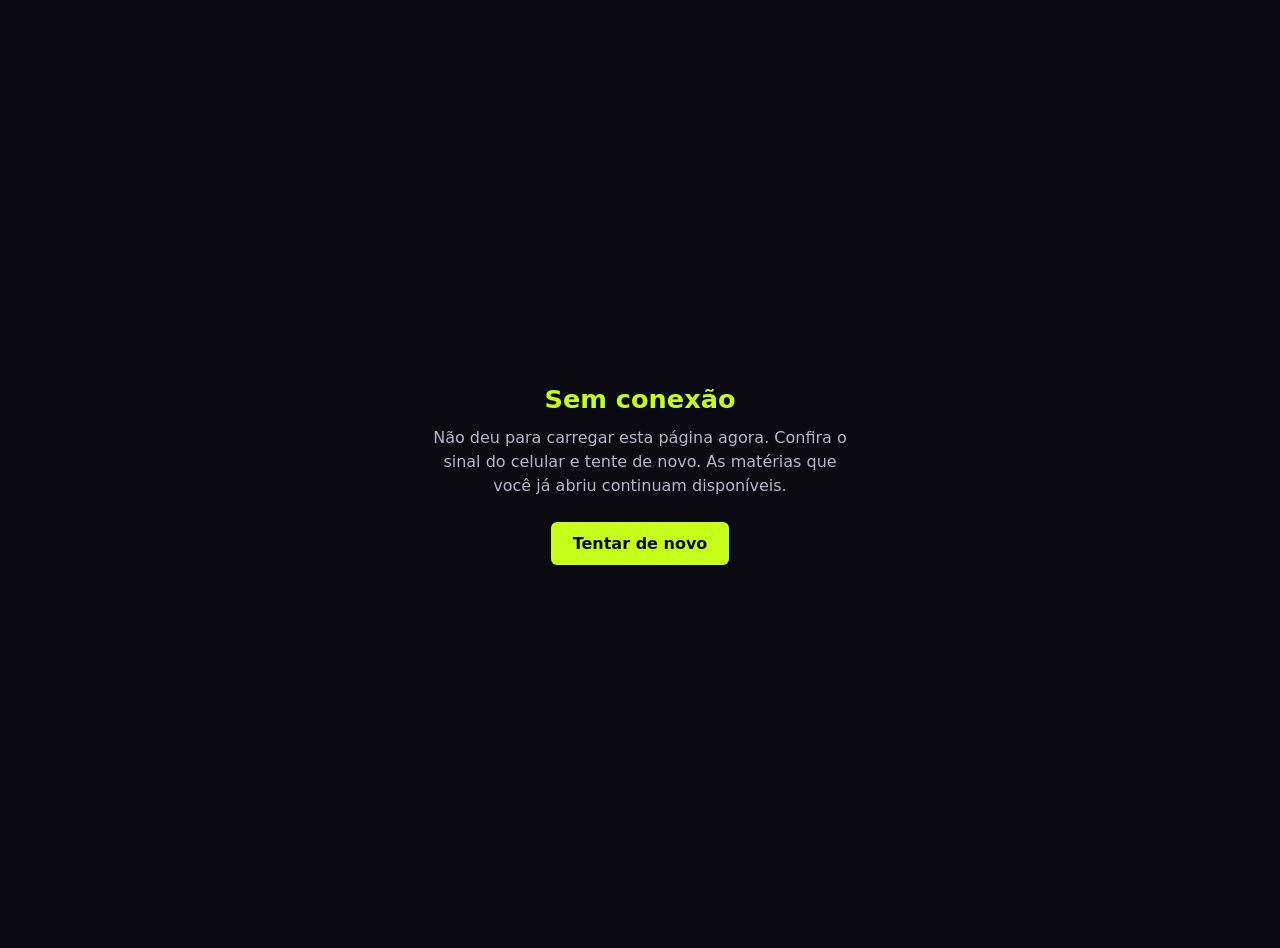
<file: offline.html>
<!DOCTYPE html>
<html lang="pt-BR">
<head>
<meta charset="utf-8">
<meta name="viewport" content="width=device-width, initial-scale=1">
<meta name="robots" content="noindex">
<meta name="theme-color" content="#0B0A10">
<title>Sem conexão - Marca Exemplo</title>
<style>
html,body{height:100%;margin:0}
body{display:flex;align-items:center;justify-content:center;background:#0B0A10;color:#F3F1FA;font-family:system-ui,-apple-system,Segoe UI,Roboto,sans-serif;text-align:center;padding:24px}
main{max-width:420px}
h1{font-size:1.6rem;margin:0 0 12px;color:#C6FF1A}
p{line-height:1.5;margin:0 0 24px;color:#B9B5C9}
a{display:inline-block;background:#C6FF1A;color:#0B0A10;padding:12px 22px;font-weight:700;text-decoration:none;border-radius:6px}
</style>
</head>
<body>
<main>
<h1>Sem conexão</h1>
<p>Não deu para carregar esta página agora. Confira o sinal do celular e tente de novo. As matérias que você já abriu continuam disponíveis.</p>
<a href="/pt/">Tentar de novo</a>
</main>
</body>
</html>
</file>
<file: assets/css/site.css>
/* Generated from templates/site.css.j2 by scripts/engine/build.py.
   Fonts come from site.config.yaml. The palette follows the Instagram bio page
   (assets/css/bio.css), recolored with the brand identity: noite background,
   lima accent, Anton titles, Silkscreen labels and pixel-step image corners. Edit here, not in assets/css/site.css. */
:root {
  color-scheme: light;
  --bg: #F6F5F9;
  --ink: #0B0A10;
  --muted: #5E5A6B;
  --faint: #8A8697;
  --line: rgba(11, 10, 16, .09);
  --line-hi: rgba(11, 10, 16, .15);
  --tile: #FFFFFF;
  --tile-hi: #F1F0F5;
  --steel: #0B0A10;
  --live: #4C7A00;
  --glow1: rgba(198, 255, 26, .30);
  --glow2: rgba(255, 61, 139, .10);
  --edge: rgba(11, 10, 16, .18);
  --spot: linear-gradient(120deg, #FFFFFF, #F4F6EA 60%, #EEF7D2);
  --go-bg: #0B0A10;
  --go-ink: #C6FF1A;
  --shadow: 0 1px 0 rgba(255, 255, 255, .9) inset, 0 10px 26px -18px rgba(11, 10, 16, .28), 0 2px 6px -4px rgba(11, 10, 16, .08);
  --shadow-lg: 0 1px 0 rgba(255, 255, 255, .9) inset, 0 30px 60px -36px rgba(11, 10, 16, .38);
  --title: 'Anton', Impact, 'Arial Narrow', sans-serif;
  --display: 'Archivo', 'Arial Narrow', Arial, sans-serif;
  --mono: 'Silkscreen', ui-monospace, monospace;
  --read: 'Archivo', 'Arial Narrow', Arial, sans-serif;
  --wrap: 1200px;
  --narrow: 760px;
  --gutter: clamp(16px, 4vw, 32px);
  --r: 22px;
}

:root[data-theme="dark"] {  color-scheme: dark;
  --bg: #0B0A10;
  --ink: #FFFFFF;
  --muted: #A7A3B5;
  --faint: #7A7689;
  --line: rgba(255, 255, 255, .08);
  --line-hi: rgba(255, 255, 255, .14);
  --tile: #17151F;
  --tile-hi: #1D1A27;
  --steel: #C6FF1A;
  --live: #C6FF1A;
  --glow1: rgba(198, 255, 26, .10);
  --glow2: rgba(255, 61, 139, .10);
  --edge: rgba(198, 255, 26, .22);
  --spot: linear-gradient(120deg, #17151F, #121019 60%, #1B1A12);
  --go-bg: #C6FF1A;
  --go-ink: #0B0A10;
  --shadow: 0 1px 0 rgba(255, 255, 255, .04) inset, 0 14px 30px -20px rgba(0, 0, 0, .9);
  --shadow-lg: 0 1px 0 rgba(255, 255, 255, .05) inset, 0 30px 70px -34px rgba(0, 0, 0, 1);
}
:root[data-theme="dark"] .brand-mark.light { display: none; }
:root[data-theme="dark"] .brand-mark.dark { display: block; }
:root[data-theme="dark"] .icon-sun { display: block; }
:root[data-theme="dark"] .icon-moon { display: none; }
/* ------------------------------------------------------------------- base */
*, *::before, *::after { box-sizing: border-box; }
html { -webkit-text-size-adjust: 100%; background: var(--bg); }
body {
  margin: 0; position: relative; min-height: 100vh; overflow-x: hidden;
  color: var(--ink); font-family: var(--display); font-size: 17px; line-height: 1.5;
  -webkit-font-smoothing: antialiased; font-synthesis-weight: none;
  background:
    radial-gradient(900px 520px at 10% -6%, var(--glow2), transparent 70%),
    radial-gradient(800px 620px at 100% 40%, color-mix(in srgb, var(--glow1) 45%, transparent), transparent 70%),
    var(--bg);
}
img { max-width: 100%; height: auto; display: block; }
a { color: inherit; text-decoration: none; }
h1, h2, h3, h4 { line-height: 1.15; letter-spacing: -0.015em; margin: 0; text-wrap: balance; font-weight: 600; }
p, ul, ol, dl, dd, figure { margin: 0; padding: 0; }
button { font: inherit; color: inherit; }
.site-header, main, .site-footer { position: relative; z-index: 1; }

.wrap { width: 100%; max-width: calc(var(--wrap) + 2 * var(--gutter)); margin-inline: auto; padding-inline: var(--gutter); }
.wrap-narrow { width: 100%; max-width: calc(var(--narrow) + 2 * var(--gutter)); margin-inline: auto; padding-inline: var(--gutter); }
.visually-hidden { position: absolute; width: 1px; height: 1px; overflow: hidden; clip-path: inset(50%); white-space: nowrap; }
.skip { position: absolute; left: -9999px; top: 0; background: var(--ink); color: var(--bg); padding: 10px 16px; z-index: 10; border-radius: 0 0 12px 0; }
.skip:focus { left: 0; }
:focus-visible { outline: 2px solid var(--steel); outline-offset: 3px; border-radius: 6px; }
h2 a:hover, h3 a:hover, h4 a:hover { text-decoration: underline; text-decoration-thickness: 1px; text-underline-offset: 4px; }

/* ------------------------------------------------------- small components */
.brand-mark.dark { display: none; }
.icon-sun { display: none; }
.iconbtn {
  width: 40px; height: 40px; border-radius: 50%; flex: none; display: grid; place-items: center;
  border: 1px solid var(--line-hi); background: var(--tile); color: var(--ink); cursor: pointer;
  box-shadow: var(--shadow); padding: 0; transition: border-color .2s, background .2s;
}
.iconbtn:hover { background: var(--tile-hi); border-color: var(--edge); }
.iconbtn svg { width: 17px; height: 17px; }
.iconbtn[hidden] { display: none; }
.tag, .cat, .date, .sect, .stamp, .breadcrumb, .soon, .stat dt {
  font-family: var(--mono); text-transform: uppercase; letter-spacing: .14em; font-size: 10.5px;
}
.tag {
  display: inline-flex; align-items: center; gap: 7px; padding: 5px 11px; border-radius: 999px;
  border: 1px solid var(--line-hi); background: var(--tile-hi); color: var(--muted); font-weight: 500; white-space: nowrap;
}
.tag a { color: inherit; }
.cat { color: var(--muted); font-weight: 500; }
.date { color: var(--faint); letter-spacing: .04em; text-transform: none; font-size: 12px; }
.kick { display: flex; align-items: center; gap: 12px; flex-wrap: wrap; }
.kick .date { margin-left: auto; }
.live-dot { width: 7px; height: 7px; border-radius: 50%; background: var(--live); flex: none;
  box-shadow: 0 0 0 3px color-mix(in srgb, var(--live) 22%, transparent); }
.soon { font-size: 9.5px; padding: 5px 9px; border: 1px dashed var(--line-hi); border-radius: 999px; white-space: nowrap; color: var(--ink); }
.go {
  width: 44px; height: 44px; border-radius: 50%; display: grid; place-items: center; flex: none;
  background: var(--go-bg); color: var(--go-ink); box-shadow: 0 8px 18px -8px rgba(0, 0, 0, .55);
}
.go svg { width: 18px; height: 18px; }
.go.sm { width: 34px; height: 34px; box-shadow: none; }
.go.sm svg { width: 15px; height: 15px; }
.ghostgo { width: 34px; height: 34px; border-radius: 50%; border: 1px solid var(--line-hi); display: grid; place-items: center; color: var(--muted); flex: none; transition: background .2s; }
.ghostgo:hover { background: var(--tile); }
.ghostgo svg { width: 14px; height: 14px; }
.pillbtn { display: inline-flex; align-items: center; gap: 12px; border-radius: 999px; font-weight: 600; font-size: 15px; white-space: nowrap; }
.pillbtn.fill { background: var(--go-bg); color: var(--go-ink); padding: 6px 6px 6px 20px; }
.pillbtn.fill .go { width: 36px; height: 36px; background: var(--go-ink); color: var(--go-bg); box-shadow: none; }
.pillbtn.line { border: 1px solid var(--line-hi); background: var(--tile); padding: 12px 20px; font-weight: 500; box-shadow: var(--shadow); }
.pillbtn:hover { filter: brightness(1.06); }
.notice {
  display: flex; gap: 12px; align-items: flex-start; padding: 16px 18px; border-radius: 18px;
  border: 1px dashed var(--line-hi); font-size: 13.5px; color: var(--muted); line-height: 1.5;
}
.notice svg { width: 18px; height: 18px; flex: none; margin-top: 1px; }

/* Rótulo de seção como no link da bio: texto mono + fio fino. */
.sect { display: flex; align-items: center; gap: 14px; margin: 0 2px 18px; color: var(--faint); font-weight: 500; }
.sect::after { content: ""; flex: 1; height: 1px; background: var(--line-hi); }
.sect a { order: 2; color: var(--muted); }
.sect a::after { content: " \2192"; }
.block { margin-top: 64px; }

/* --------------------------------------------------------------- header */
.site-header { padding-top: 20px; }
.headbar {
  display: grid; grid-template-columns: auto minmax(0, 1fr) auto; align-items: center; gap: 18px;
  padding: 8px 8px 8px 20px; border-radius: 999px; border: 1px solid var(--line);
  background: color-mix(in srgb, var(--tile) 88%, transparent); box-shadow: var(--shadow);
  backdrop-filter: blur(10px); -webkit-backdrop-filter: blur(10px);
}
.brand img { height: 26px; width: auto; }
.nav { display: flex; gap: 2px; justify-content: center; font-size: 14px; color: var(--muted); overflow-x: auto; scrollbar-width: none; }
.nav::-webkit-scrollbar { display: none; }
.nav a { padding: 9px 13px; border-radius: 999px; white-space: nowrap; transition: background .2s, color .2s; }
.nav a:hover { color: var(--ink); background: var(--tile-hi); }
.nav a[aria-current] { background: var(--go-bg); color: var(--go-ink); font-weight: 500; }
.tools { display: flex; gap: 8px; align-items: center; }
.lang-switch { display: flex; padding: 3px; border: 1px solid var(--line-hi); border-radius: 999px; background: var(--tile-hi); font-family: var(--mono); font-size: 10.5px; letter-spacing: .12em; }
.lang-switch a { padding: 7px 9px; border-radius: 999px; color: var(--faint); }
.lang-switch a:hover { color: var(--ink); }
.lang-switch a[aria-current] { background: var(--tile); color: var(--ink); box-shadow: var(--shadow); }

/* ------------------------------------------------- home: fundo e abertura */
.sky {
  position: absolute; left: 0; right: 0; top: 0; height: 900px; z-index: 0; pointer-events: none; overflow: hidden;
  background:
    radial-gradient(820px 520px at 76% 28%, var(--glow1), transparent 72%),
    radial-gradient(520px 360px at 8% 60%, color-mix(in srgb, var(--glow1) 55%, transparent), transparent 72%);
  -webkit-mask-image: linear-gradient(#000 45%, transparent 88%); mask-image: linear-gradient(#000 45%, transparent 88%);
}
.sky-pixels { position: absolute; inset: 0; width: 100%; height: 100%; }
.sky-narrow { display: none; }
.sky .px { fill: var(--steel); opacity: .5; }
.sky .px.m { fill: #FF3D8B; opacity: .55; }
.sky .px.c { fill: #2EE6FF; opacity: .45; }
.sky .px.fujao { opacity: 1; animation: fujao 2.4s steps(2, jump-none) infinite; }
@keyframes fujao { 50% { transform: translate(0, -12px); } }
@media (prefers-reduced-motion: reduce) { .sky .px.fujao { animation: none; } }

.opening { display: flex; align-items: flex-end; justify-content: space-between; gap: 40px; padding-top: 84px; padding-bottom: 92px; }
.stamp {
  display: inline-flex; align-items: center; gap: 9px; padding: 6px 12px; border-radius: 999px; color: var(--muted);
  border: 1px solid var(--line-hi); background: color-mix(in srgb, var(--tile) 70%, transparent); backdrop-filter: blur(6px);
}
.stamp [data-today] .weekday { text-transform: inherit; }
.opening-title { font-size: clamp(3.4rem, 1.6rem + 6vw, 6rem); line-height: .92; letter-spacing: -.045em; margin: 26px 0 18px; }
.opening-lede { font-size: 19px; color: var(--muted); max-width: 480px; line-height: 1.45; }
.opening-cta { margin-top: 26px; display: flex; gap: 10px; flex-wrap: wrap; }
.stats { display: flex; gap: 10px; }
.stat {
  min-width: 124px; padding: 14px 16px; border-radius: 18px; border: 1px solid var(--line);
  background: color-mix(in srgb, var(--tile) 72%, transparent); backdrop-filter: blur(6px); box-shadow: var(--shadow);
  display: flex; flex-direction: column-reverse;
}
.stat dd { font-size: 30px; font-weight: 600; letter-spacing: -.03em; line-height: 1.1; }
.stat dt { font-size: 9.5px; color: var(--faint); margin-top: 4px; }

/* --------------------------------------------------------- home: manchetes */
.headlines-grid { display: grid; grid-template-columns: minmax(0, 1.5fr) minmax(0, 1fr); gap: 44px; }
.headlines-grid:has(> :only-child) { grid-template-columns: 1fr; }
.media { display: block; overflow: hidden; border-radius: 20px; background: var(--tile-hi); box-shadow: var(--shadow); }
.media img { width: 100%; aspect-ratio: 16 / 9; object-fit: cover; transition: transform .5s ease; }
a.media:hover img { transform: scale(1.025); }
.lead .media { border-radius: 24px; box-shadow: var(--shadow-lg); margin-bottom: 22px; }
.lead-title { font-size: clamp(1.75rem, 1.1rem + 1.9vw, 2.65rem); line-height: 1.04; letter-spacing: -.03em; margin-top: 14px; }
.lead-dek { font-size: 18px; color: var(--muted); margin-top: 14px; max-width: 60ch; }
.lead.no-media .lead-title { font-size: clamp(2rem, 1.2rem + 2.6vw, 3.2rem); }
.lead-side { display: flex; flex-direction: column; border-left: 1px solid var(--line-hi); padding-left: 36px; }
.side-item { display: flex; flex-direction: column; gap: 10px; padding: 22px 0; border-bottom: 1px solid var(--line-hi); }
.side-item:first-child { padding-top: 4px; }
.side-item:last-child { border-bottom: 0; }
.side-item h3 { font-size: 22px; line-height: 1.16; letter-spacing: -.02em; }
.side-item p:not(.kick) { font-size: 14.5px; color: var(--muted); }

/* ------------------------------------------- home: linha do tempo + coluna */
.feed { display: grid; grid-template-columns: minmax(0, 1.5fr) minmax(0, 1fr); gap: 44px; margin-top: 68px; }
.timeline { list-style: none; }
.timeline li { display: grid; grid-template-columns: 112px 22px minmax(0, 1fr) 34px; gap: 12px; align-items: center; padding: 16px 0; border-bottom: 1px solid var(--line-hi); }
.timeline li:last-child { border-bottom: 0; }
.timeline .rail { position: relative; height: 100%; display: grid; place-items: center; }
.timeline .rail::before { content: ""; position: absolute; top: -17px; bottom: -17px; width: 1px; background: var(--line-hi); }
.timeline li:first-child .rail::before { top: 50%; }
.timeline li:last-child .rail::before { bottom: 50%; }
.timeline .rail i { position: relative; width: 9px; height: 9px; border-radius: 50%; background: var(--bg); border: 2px solid var(--steel); }
.timeline .cat { font-size: 9.5px; margin-bottom: 4px; }
.timeline h3 { font-size: 16.5px; font-weight: 500; line-height: 1.3; letter-spacing: -.01em; }
.side-col { border-left: 1px solid var(--line-hi); padding-left: 36px; }
.side-col .sect:not(:first-child) { margin-top: 34px; }
.ranking { list-style: none; }
.ranking li { display: flex; gap: 16px; align-items: flex-start; padding: 16px 0; border-bottom: 1px solid var(--line-hi); }
.ranking li:last-child { border-bottom: 0; }
.rank { font-family: var(--mono); font-size: 32px; line-height: 1; color: var(--faint); }
.ranking h3 { font-size: 17px; font-weight: 500; line-height: 1.32; margin-bottom: 6px; }

/* Imagens da home. Manchetes da direita: foto larga com o título por cima, escurecida
   de baixo para cima. Linha do tempo e mais lidas: miniaturas em tom aço que ganham cor no hover. */
.thumb { display: block; position: relative; overflow: hidden; flex: none; border-radius: 14px; background: var(--tile); box-shadow: inset 0 0 0 1px var(--line-hi); }
.thumb img { position: absolute; inset: 0; width: 100%; height: 100%; object-fit: cover; display: block; transition: filter .35s, transform .6s; }
.thumb::after { content: ""; position: absolute; inset: 0; border-radius: inherit; transition: opacity .35s; }
.t-tl img, .t-rank img { filter: grayscale(1) contrast(1.08) brightness(1.03); }
.t-tl::after, .t-rank::after { background: var(--steel); mix-blend-mode: color; opacity: .55; }
.has-thumb:hover .t-tl img, .has-thumb:hover .t-rank img { filter: none; }
.has-thumb:hover .t-tl::after, .has-thumb:hover .t-rank::after { opacity: 0; }

.side-item.has-thumb { position: relative; display: grid; height: 186px; padding: 0; margin-bottom: 16px; border: 0; border-radius: 22px; overflow: hidden; isolation: isolate; box-shadow: 0 0 0 1px var(--line-hi), 0 18px 40px -22px rgba(0, 0, 0, .45); }
.side-item.has-thumb:last-child { margin-bottom: 0; }
.side-item.has-thumb > * { grid-area: 1 / 1; }
.t-side { width: 100%; height: 100%; border-radius: 0; box-shadow: none; z-index: -1; }
.t-side::after { background: linear-gradient(180deg, rgba(8, 9, 12, 0) 10%, rgba(8, 9, 12, .5) 48%, rgba(8, 9, 12, .9) 100%); }
.side-item.has-thumb:hover .t-side img { transform: scale(1.04); }
.side-body { align-self: end; display: flex; flex-direction: column; gap: 8px; padding: 18px 20px; }
.side-item.has-thumb h3 { font-size: 20px; line-height: 1.18; text-shadow: 0 1px 12px rgba(0, 0, 0, .35); }
.side-item.has-thumb h3 a { color: #FBFAF6; }
.side-item.has-thumb h3 a::after { content: ""; position: absolute; inset: 0; z-index: 1; }
.side-item.has-thumb .kick, .side-item.has-thumb .kick a, .side-item.has-thumb .kick .date { color: rgba(250, 248, 242, .86); }
.side-item.has-thumb .kick a { position: relative; z-index: 2; }

.timeline li.has-thumb { grid-template-columns: 112px 22px minmax(0, 1fr) 96px 34px; }
.t-tl { width: 96px; height: 60px; }
.ranking li.has-thumb { position: relative; align-items: center; }
.ranking li.has-thumb .rank { position: absolute; left: 0; top: 16px; width: 64px; height: 64px; display: grid; place-items: center; z-index: 2; color: #fff; font-size: 22px; text-shadow: 0 1px 8px rgba(0, 0, 0, .4); }
.t-rank { width: 64px; height: 64px; }
.t-rank img { filter: grayscale(1) brightness(.62); }
.t-rank::after { opacity: .45; }

/* Botões em lista, iguais aos do link da bio. */
.links { display: flex; flex-direction: column; gap: 10px; }
.lk {
  display: flex; align-items: center; gap: 14px; padding: 11px 14px 11px 11px; border-radius: 18px;
  background: var(--tile); border: 1px solid var(--line); box-shadow: var(--shadow); transition: border-color .2s, background .2s;
}
a.lk:hover { border-color: var(--edge); background: var(--tile-hi); }
.lk .ic { width: 38px; height: 38px; border-radius: 11px; border: 1px solid var(--line-hi); background: var(--tile-hi); display: grid; place-items: center; flex: none; }
.lk .ic svg { width: 17px; height: 17px; }
.lk.wa .ic { color: var(--live); }
.lk .txt { flex: 1; min-width: 0; }
.lk .txt b { display: block; font-weight: 500; font-size: 15px; }
.lk .txt span { display: block; color: var(--muted); font-size: 12.5px; }
.lk .arr { color: var(--muted); display: grid; }
.lk .arr svg { width: 14px; height: 14px; }

/* ------------------------------------------------- home: destaques e cards */
.highlights { display: grid; grid-template-columns: repeat(3, minmax(0, 1fr)); gap: 32px; }
.highlight { display: flex; flex-direction: column; gap: 12px; }
.highlight .media { margin-bottom: 6px; }
.highlight h3 { font-size: 21px; line-height: 1.2; letter-spacing: -.015em; }
.highlight p:not(.kick) { font-size: 14.5px; color: var(--muted); }
.highlight.no-media { padding-top: 16px; border-top: 1px solid var(--line-hi); }

.section-cols { display: grid; grid-template-columns: repeat(4, minmax(0, 1fr)); gap: 18px; }
.section-col { display: flex; flex-direction: column; padding: 10px; border-radius: var(--r); background: var(--tile); border: 1px solid var(--line); box-shadow: var(--shadow); }
.section-col .media { border-radius: 14px; box-shadow: none; }
.section-col .media img { aspect-ratio: 16 / 10; }
.section-head { padding: 14px 8px 6px; }
.section-head h3.tag { font-size: 10px; }
.section-head h4 { font-size: 17px; line-height: 1.22; letter-spacing: -.01em; margin-top: 12px; }
.section-list { list-style: none; padding: 4px 8px; flex: 1; }
.section-list li { padding: 11px 0; border-top: 1px solid var(--line); font-size: 14px; line-height: 1.35; }
.section-list a:hover { text-decoration: underline; text-underline-offset: 3px; }
.section-col .more {
  margin-top: 6px; display: flex; align-items: center; justify-content: space-between; padding: 8px 8px 8px 14px;
  border-radius: 14px; background: var(--tile-hi); border: 1px solid var(--line); font-size: 13px; font-weight: 500;
}

.band {
  position: relative; overflow: hidden; margin-top: 64px; display: flex; align-items: center; gap: 24px;
  padding: 30px 34px; border-radius: 26px; background: var(--spot); border: 1px solid var(--line-hi); box-shadow: var(--shadow-lg);
}
.band-mark { position: absolute; right: 290px; top: -14px; width: 120px; color: var(--ink); opacity: .08; }
.band-text { flex: 1; position: relative; }
.band h2 { font-size: 26px; letter-spacing: -.02em; margin-top: 8px; }
.band p:not(.cat) { color: var(--muted); font-size: 15px; margin-top: 6px; }
.band .pillbtn { position: relative; }

.grid { display: grid; grid-template-columns: repeat(3, minmax(0, 1fr)); gap: 40px 32px; }
.card { display: flex; flex-direction: column; gap: 12px; }
.card .media { margin-bottom: 6px; }
.card-title { font-size: 20px; line-height: 1.2; letter-spacing: -.015em; }
.card-dek { color: var(--muted); font-size: 15.5px; }
@media (min-width: 900px) {
  .grid .card.lead { grid-column: span 2; grid-row: span 2; }
  .grid .card.lead .card-title { font-size: 2rem; line-height: 1.08; letter-spacing: -.025em; }
}

/* -------------------------------------------------------------- newsletter */
.newsletter { margin-top: 64px; }
.newsletter-inner { padding: 30px 34px; border-radius: 26px; background: var(--spot); border: 1px solid var(--line-hi); box-shadow: var(--shadow-lg); }
.newsletter h2 { font-size: 1.5rem; }
.newsletter p { color: var(--muted); margin-top: 10px; max-width: 52ch; }
.newsletter-form { display: flex; gap: 10px; margin-top: 22px; flex-wrap: wrap; }
.newsletter-form input { flex: 1 1 260px; padding: 13px 18px; border-radius: 999px; border: 1px solid var(--line-hi); background: var(--tile); color: var(--ink); font: inherit; }
.newsletter-form button { padding: 13px 22px; border-radius: 999px; border: 0; background: var(--go-bg); color: var(--go-ink); font-weight: 600; cursor: pointer; }
.newsletter-note { font-size: 12px; font-family: var(--mono); margin-top: 14px; }

/* --------------------------------------------------------------- matéria */
.breadcrumb { display: flex; gap: 10px; margin-top: 36px; color: var(--faint); }
.breadcrumb a:hover { color: var(--ink); }
.article-head { max-width: calc(980px + 2 * var(--gutter)); margin-left: max(0px, calc((100% - var(--wrap) - 2 * var(--gutter)) / 2)); }
.article-head .kick { margin-top: 22px; justify-content: flex-start; }
.article-head .kick .date { margin-left: 0; }
.article-head h1 { font-size: clamp(2.2rem, 1.2rem + 3vw, 3.75rem); line-height: 1.03; letter-spacing: -.035em; margin-top: 20px; max-width: 22ch; }
.dek { font-size: clamp(1.06rem, .9rem + .5vw, 1.3rem); line-height: 1.45; color: var(--muted); margin-top: 20px; max-width: 60ch; }
.byline {
  display: flex; align-items: center; justify-content: space-between; gap: 16px; margin-top: 26px; max-width: 900px;
  padding: 8px 8px 8px 12px; border-radius: 999px; background: var(--tile); border: 1px solid var(--line); box-shadow: var(--shadow);
}
.who { display: flex; align-items: center; gap: 12px; font-size: 14px; min-width: 0; }
.who b { display: block; font-weight: 600; }
.who .date { font-size: 11px; }
.avatar { width: 36px; height: 36px; border-radius: 50%; background: var(--go-bg); display: grid; place-items: center; flex: none; }
.avatar img { width: 20px; height: 20px; }
.share { display: flex; gap: 8px; }
.share .iconbtn { width: 36px; height: 36px; }
.article-media { margin-top: 30px; }
.frame { padding: 10px; border-radius: 30px; background: var(--tile); border: 1px solid var(--line); box-shadow: var(--shadow-lg); }
.frame img { width: 100%; aspect-ratio: 16 / 9; object-fit: cover; border-radius: 22px; }
.frame figcaption { padding: 12px 12px 4px; font-family: var(--mono); font-size: 11px; color: var(--faint); }
.frame figcaption a { text-decoration: underline; text-underline-offset: 2px; color: var(--muted); }
.article-grid { display: grid; grid-template-columns: minmax(0, 1fr) 340px; gap: 56px; margin-top: 44px; align-items: start; }
.article-main { max-width: 700px; }
.article-body { font-family: var(--read); font-size: 18.5px; line-height: 1.75; }
.article-body > * + * { margin-top: 24px; }
.article-body h2 { font-family: var(--display); font-size: clamp(1.45rem, 1.1rem + 1vw, 1.9rem); line-height: 1.15; letter-spacing: -.025em; margin-top: 44px; }
.article-body h3 { font-family: var(--display); font-size: 1.3rem; margin-top: 34px; }
.article-body h2 + p, .article-body h3 + p { margin-top: 14px; }
.article > .article-grid .article-body > p:first-child::first-letter {
  font-family: var(--display); font-weight: 600; float: left; font-size: 4em; line-height: .86; margin: 6px 12px 0 0;
}
.article-body ul { padding-left: 1.2em; }
.article-body li + li { margin-top: 8px; }
.article-body blockquote {
  position: relative; margin: 34px 0; padding: 28px 30px; border-radius: 24px; background: var(--tile); border: 1px solid var(--line);
  box-shadow: var(--shadow); font-family: var(--display); font-size: 1.25em; line-height: 1.4; font-weight: 500; letter-spacing: -.01em; overflow: hidden;
}
.article-body blockquote::after { content: "\201D"; position: absolute; right: 22px; bottom: -58px; font-size: 130px; line-height: 1; color: var(--line-hi); font-family: Georgia, serif; }
.article-body a { text-decoration: underline; text-underline-offset: 3px; }
.article-main .notice { margin-top: 30px; }
.endrow {
  display: flex; align-items: center; justify-content: space-between; gap: 16px; margin-top: 16px;
  padding: 16px 16px 16px 22px; border-radius: 22px; background: var(--tile); border: 1px solid var(--line); box-shadow: var(--shadow);
}
.endrow b { display: block; font-weight: 600; }
.endrow span { display: block; color: var(--muted); font-size: 13.5px; margin-top: 2px; }
.article-side { display: flex; flex-direction: column; gap: 16px; position: sticky; top: 20px; }
.side-card { padding: 20px; border-radius: var(--r); background: var(--tile); border: 1px solid var(--line); box-shadow: var(--shadow); }
.side-card h2 { display: flex; align-items: center; gap: 8px; font-family: var(--mono); font-weight: 400; font-size: 10.5px; letter-spacing: .16em; text-transform: uppercase; color: var(--faint); margin-bottom: 14px; }
.sources ul { list-style: none; display: flex; flex-direction: column; gap: 8px; }
.sources a { display: flex; align-items: center; justify-content: space-between; gap: 12px; padding: 11px 14px; border-radius: 14px; background: var(--tile-hi); border: 1px solid var(--line); transition: border-color .2s; }
.sources a:hover { border-color: var(--edge); }
.sources a span { min-width: 0; }
.sources b { display: block; font-size: 14px; font-weight: 600; }
.sources small { display: -webkit-box; -webkit-line-clamp: 2; -webkit-box-orient: vertical; overflow: hidden; color: var(--muted); font-size: 12px; line-height: 1.4; margin-top: 2px; }
.sources svg { width: 13px; height: 13px; color: var(--faint); flex: none; }

/* ------------------------------------------------ editoria e institucionais */
.page-head { margin: 40px 0 40px; }
.page-head h1 { font-size: clamp(2.4rem, 1.4rem + 3vw, 4rem); letter-spacing: -.04em; margin-top: 18px; }
.page-head .dek { margin-top: 14px; }
.static-page .article-body { font-size: 17.5px; }
.empty { color: var(--muted); }

/* ------------------------------------------------------------------- ads */
.ad { margin-inline: auto; padding-block: 24px; text-align: center; }
.ad-label { display: block; font-family: var(--mono); font-size: 10px; letter-spacing: .1em; text-transform: uppercase; color: var(--muted); margin-bottom: 8px; }
.ad ins { display: block; }
.ad-band:empty { display: none; }
.side-col .ad { margin-top: 24px; }

/* ---------------------------------------------------------------- footer */
.site-footer { margin-top: 72px; margin-bottom: 28px; }
.foot { padding: 36px 36px 24px; border-radius: 30px; background: var(--tile); border: 1px solid var(--line); box-shadow: var(--shadow); }
.foot-grid { display: grid; grid-template-columns: minmax(0, 1.4fr) minmax(0, 1fr) minmax(0, 1fr) minmax(0, 1.3fr); gap: 30px; }
.footer-brand img { height: 30px; width: auto; }
.footer-brand .tagline { font-family: var(--mono); text-transform: uppercase; letter-spacing: .16em; font-size: 10px; color: var(--faint); margin-top: 12px; }
.footer-note { color: var(--muted); font-size: 14px; margin-top: 12px; max-width: 34ch; }
.socials { display: flex; gap: 8px; margin-top: 18px; }
.footer-nav { display: flex; flex-direction: column; gap: 9px; font-size: 14px; color: var(--muted); }
.footer-nav a:hover { color: var(--ink); }
.foot h2 { font-family: var(--mono); font-weight: 400; font-size: 10.5px; letter-spacing: .16em; text-transform: uppercase; color: var(--faint); margin-bottom: 6px; }
.footer-editions h2 { margin-bottom: 14px; }
.editions { display: grid; grid-template-columns: repeat(3, minmax(0, 1fr)); gap: 8px; }
.editions a { padding: 10px 12px; border-radius: 14px; border: 1px solid var(--line); background: var(--tile-hi); transition: border-color .2s; }
.editions a:hover { border-color: var(--edge); }
.editions a[aria-current] { border-color: var(--ink); }
.editions em { display: block; font-style: normal; font-family: var(--mono); font-size: 9.5px; letter-spacing: .14em; color: var(--faint); }
.editions b { display: block; font-size: 13.5px; font-weight: 600; margin-top: 3px; }
.footer-editions .notice { margin-top: 14px; }
.footer-legal { display: flex; justify-content: space-between; gap: 16px; flex-wrap: wrap; margin-top: 30px; padding-top: 18px; border-top: 1px solid var(--line); font-size: 12.5px; color: var(--faint); }
.footer-legal .domain { font-family: var(--mono); font-size: 11px; letter-spacing: .1em; }

.toast {
  position: fixed; left: 50%; bottom: 24px; transform: translate(-50%, 20px); opacity: 0; pointer-events: none; z-index: 20;
  padding: 10px 18px; border-radius: 999px; background: var(--go-bg); color: var(--go-ink); font-size: 14px; transition: opacity .25s, transform .25s;
}
.toast.on { opacity: 1; transform: translate(-50%, 0); }

/* ------------------------------------------------------------- responsive */
@media (max-width: 1180px) {
  .headbar { grid-template-columns: auto auto; grid-template-areas: "brand tools" "nav nav"; border-radius: 26px; padding: 8px 8px 8px 18px; row-gap: 6px; }
  .brand { grid-area: brand; }
  .tools { grid-area: tools; justify-self: end; }
  .nav { grid-area: nav; justify-content: flex-start; margin: 0 -8px 0 -10px; }
  .section-cols { grid-template-columns: repeat(2, minmax(0, 1fr)); }
  .foot-grid { grid-template-columns: 1fr 1fr; }
}
@media (max-width: 960px) {
  .opening { flex-direction: column; align-items: stretch; gap: 30px; }
  .headlines-grid, .feed { grid-template-columns: 1fr; gap: 0; }
  .lead-side { border-left: 0; padding-left: 0; margin-top: 22px; border-top: 1px solid var(--line-hi); }
  .side-item:first-child { padding-top: 22px; }
  .side-item.has-thumb { height: 220px; padding: 0; }
  .side-item.has-thumb:first-child { margin-top: 22px; }
  .side-col { border-left: 0; padding-left: 0; margin-top: 44px; }
  .highlights, .grid { grid-template-columns: repeat(2, minmax(0, 1fr)); }
  .article-grid { grid-template-columns: 1fr; gap: 28px; }
  .article-side { position: static; }
  .article-main { max-width: none; }
}
@media (max-width: 640px) {
  body { font-size: 16px; }
  .site-header { padding-top: 12px; }
  /* No celular a pílula guarda só marca e botões; as editorias viram uma faixa
     de pílulas que rola de lado, logo abaixo. */
  .headbar { background: none; border: 0; box-shadow: none; backdrop-filter: none; -webkit-backdrop-filter: none; padding: 0; row-gap: 12px; border-radius: 0; }
  .headbar::before {
    content: ""; grid-row: 1; grid-column: 1 / -1; z-index: -1; height: 100%; border-radius: 999px;
    border: 1px solid var(--line); background: color-mix(in srgb, var(--tile) 90%, transparent); box-shadow: var(--shadow);
  }
  .brand { padding-left: 16px; }
  .brand img { height: 23px; }
  .tools { padding: 6px 6px 6px 0; }
  .lang-switch a { padding: 6px 7px; }
  .nav { margin: 0 calc(-1 * var(--gutter)); padding: 0 var(--gutter) 4px; gap: 8px; font-size: 13.5px; }
  .nav a { border: 1px solid var(--line-hi); background: var(--tile); box-shadow: var(--shadow); }
  .nav a[aria-current] { border-color: var(--go-bg); }
  .sky { height: 720px; }
  .sky-wide { display: none; }
  .sky-narrow { display: block; }
  .opening { padding-top: 40px; padding-bottom: 52px; }
  .opening-title { margin: 20px 0 14px; }
  .opening-lede { font-size: 16.5px; }
  .stats { gap: 8px; }
  .stat { min-width: 0; flex: 1; padding: 12px; }
  .stat dd { font-size: 24px; }
  .lead .media { border-radius: 20px; margin-bottom: 18px; }
  .lead-dek { font-size: 16px; }
  .side-item h3 { font-size: 19px; }
  .timeline li { grid-template-columns: 18px minmax(0, 1fr) 30px; }
  .timeline .date { display: none; }
  .side-item.has-thumb { height: 176px; }
  .side-item.has-thumb h3 { font-size: 18px; }
  .timeline li.has-thumb { grid-template-columns: 18px minmax(0, 1fr) 72px; }
  .timeline li.has-thumb .ghostgo { display: none; }
  .t-tl { width: 72px; height: 52px; }
  .highlights, .grid, .section-cols { grid-template-columns: 1fr; gap: 34px; }
  .section-cols { gap: 14px; }
  .block { margin-top: 48px; }
  .band { flex-direction: column; align-items: flex-start; padding: 24px 22px; margin-top: 44px; }
  .band-mark { right: -30px; }
  .band h2 { font-size: 22px; }
  .foot { padding: 26px 22px 20px; border-radius: 26px; }
  .foot-grid > :first-child, .foot-grid > :last-child { grid-column: 1 / -1; }
  .footer-legal { flex-direction: column; gap: 6px; }
  .breadcrumb { margin-top: 24px; }
  .byline { border-radius: 26px; padding: 8px 8px 8px 10px; }
  .share .iconbtn:nth-child(n+3) { display: none; }
  .share.compact .iconbtn:nth-child(n+3) { display: grid; }
  .frame { padding: 7px; border-radius: 24px; }
  .frame img { border-radius: 18px; }
  .frame figcaption { font-size: 10px; padding: 10px 8px 2px; }
  .article-body { font-size: 17px; line-height: 1.72; }
  .article-body blockquote { padding: 22px; font-size: 1.12em; }
  .endrow { flex-direction: column; align-items: flex-start; }
  .page-head { margin: 28px 0; }
}
@supports not (color: color-mix(in srgb, red 50%, blue)) {
  .headbar, .stamp, .stat { background: var(--tile); }
}
@media (prefers-reduced-motion: reduce) {
  * { animation: none !important; transition: none !important; scroll-behavior: auto !important; }
}


/* ------------------------------------------------------- identidade da marca */
/* Titulos em Anton, sempre em maiusculas. */
.opening-title, .lead-title, .article-head h1, .page-head h1, .card-title, .article-body h2 {
  font-family: var(--title); font-weight: 400; text-transform: uppercase; letter-spacing: .01em;
}
.opening-title { line-height: .95; }
.lead-title, .article-head h1 { line-height: 1.02; }
.card-title { line-height: 1.12; }
/* Texto em Archivo condensado, como na arte do Instagram. */
body { font-stretch: 90%; }
/* Recorte de imagem em degrau: a assinatura da moldura. */
.frame img, .lead img, .card img {
  --px: 8px;
  clip-path: polygon(
    0 calc(var(--px)*2), var(--px) calc(var(--px)*2), var(--px) var(--px), calc(var(--px)*2) var(--px), calc(var(--px)*2) 0,
    calc(100% - var(--px)*2) 0, calc(100% - var(--px)*2) var(--px), calc(100% - var(--px)) var(--px), calc(100% - var(--px)) calc(var(--px)*2), 100% calc(var(--px)*2),
    100% calc(100% - var(--px)*2), calc(100% - var(--px)) calc(100% - var(--px)*2), calc(100% - var(--px)) calc(100% - var(--px)), calc(100% - var(--px)*2) calc(100% - var(--px)), calc(100% - var(--px)*2) 100%,
    calc(var(--px)*2) 100%, calc(var(--px)*2) calc(100% - var(--px)), var(--px) calc(100% - var(--px)), var(--px) calc(100% - var(--px)*2), 0 calc(100% - var(--px)*2));
}
</file>
